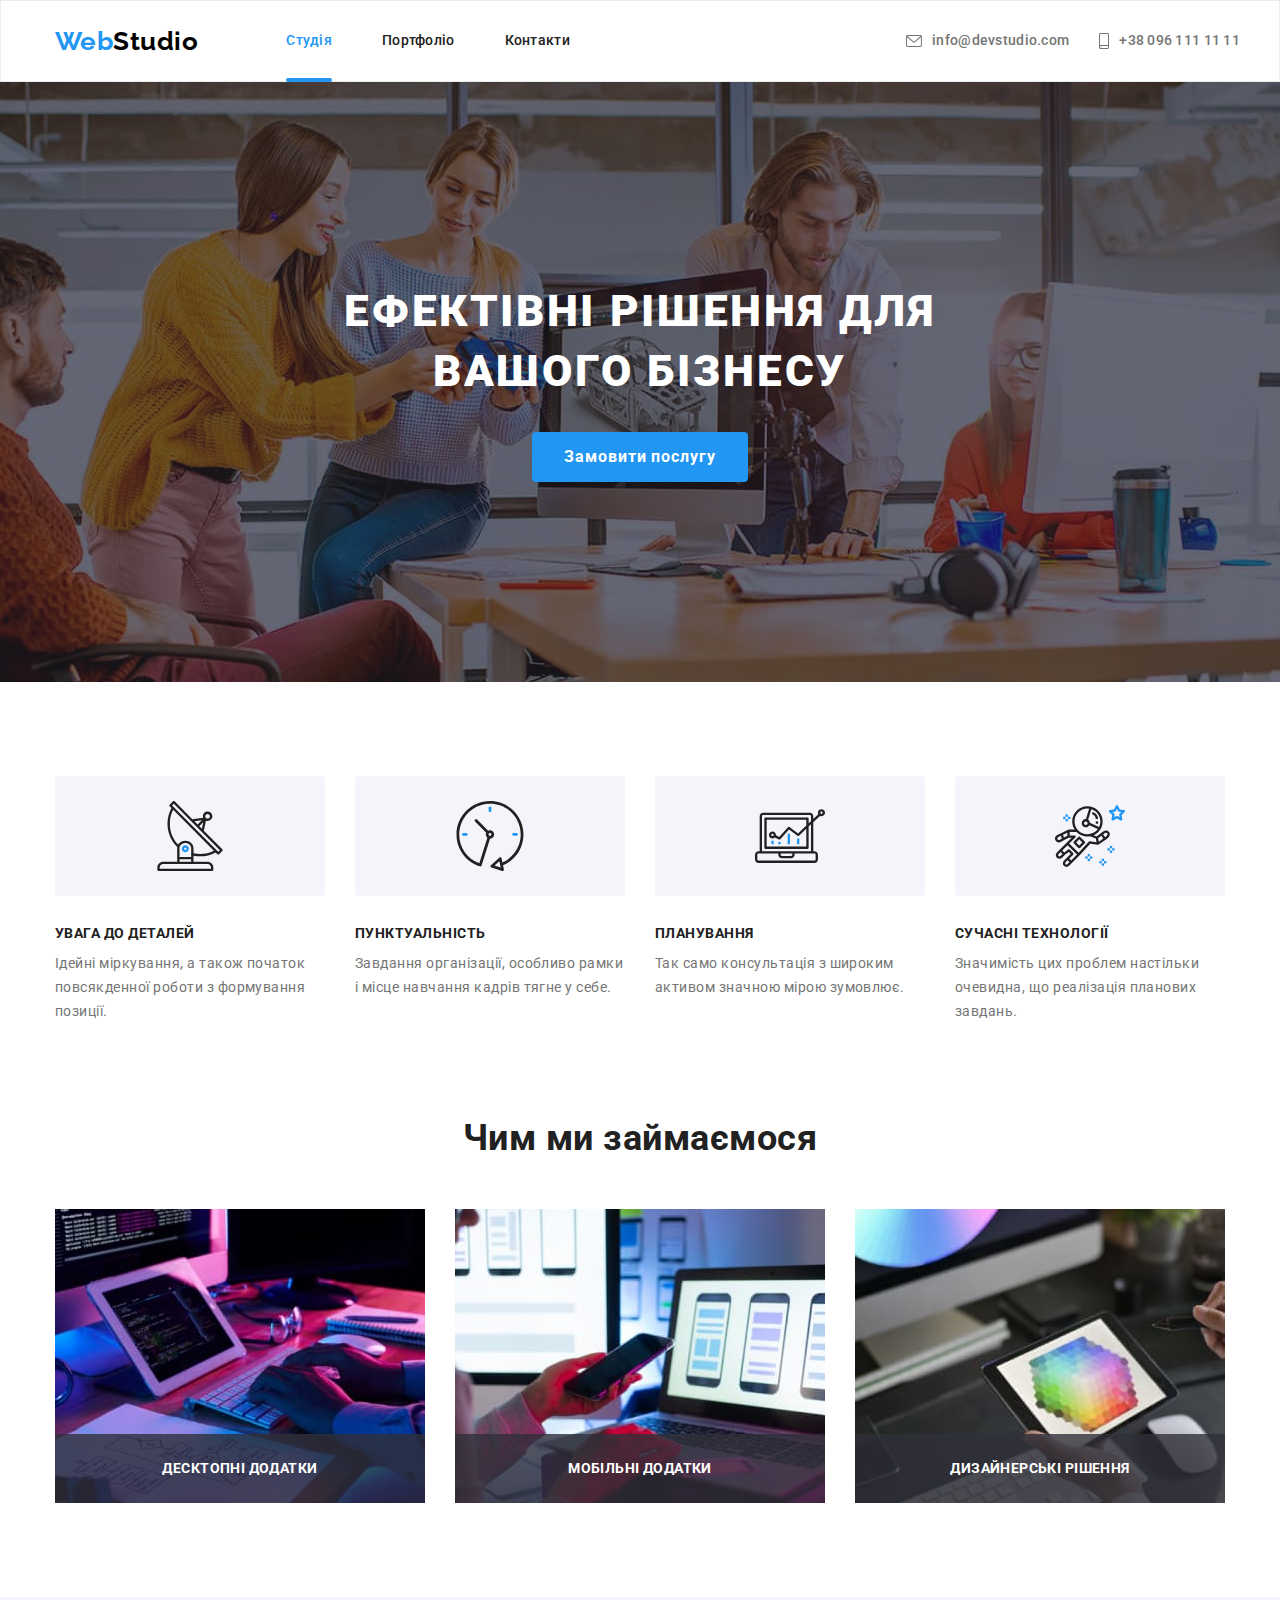
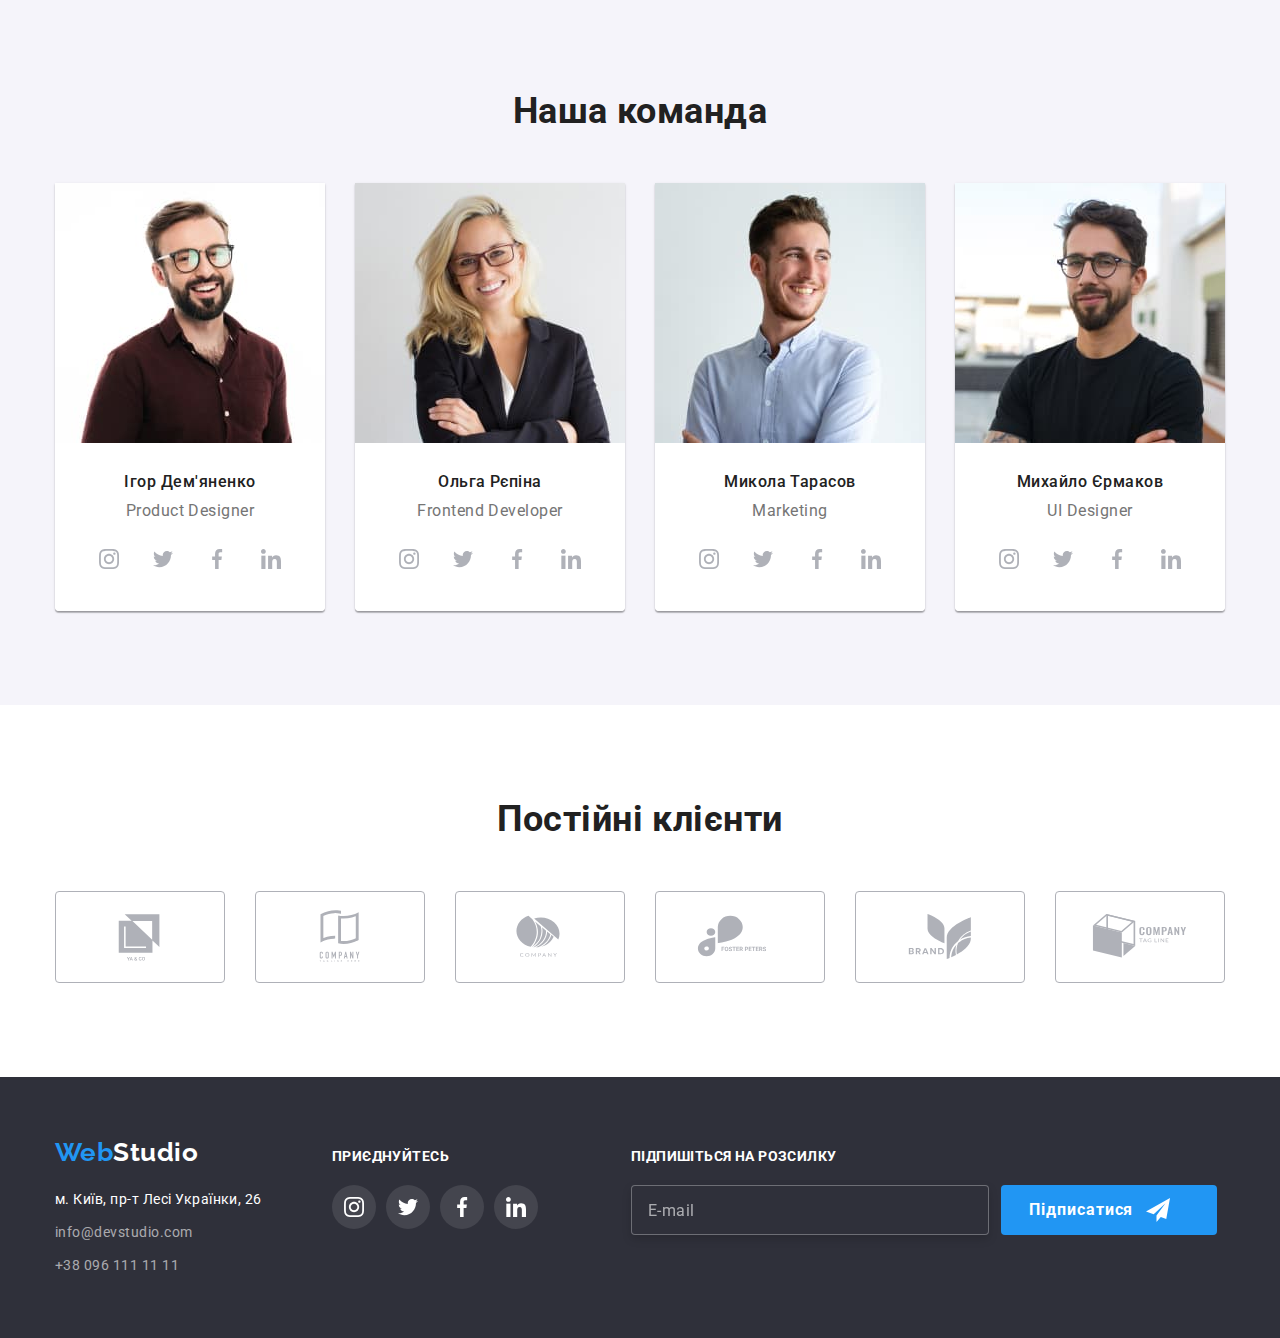
<file: index.html>
<!DOCTYPE html>
<html lang="uk">
  <head>
    <meta charset="UTF-8" />
    <meta http-equiv="X-UA-Compatible" content="IE=edge" />
    <meta name="viewport" content="width=device-width, initial-scale=1.0" />
    <title>Web Studio</title>
    <link rel="stylesheet" href="./portfolio.html" />
    <link rel="preconnect" href="https://fonts.googleapis.com" />
    <link rel="preconnect" href="https://fonts.gstatic.com" crossorigin />
    <link
      href="https://fonts.googleapis.com/css2?family=Raleway:wght@700&family=Roboto:wght@400;500;700;900&display=swap"
      rel="stylesheet"
    />
    <link
      rel="stylesheet"
      href="https://cdnjs.cloudflare.com/ajax/libs/modern-normalize/1.1.0/modern-normalize.min.css"
    />
    <link rel="stylesheet" href="./css/main.min.css" />
    <link rel="stylesheet" href="./styles/styles.css" />
  </head>
  <body data-body>
    <!-- Хедер -->
    <header class="header header__border">
      <div class="container header__box">
        <nav class="header__nav">
          <a href="./index.html" lang="en" class="logo logo--color-dark"
            >Web<span>Studio</span>
          </a>
          <ul class="site-nav list">
            <li class="site-nav__item">
              <a href="./index.html" class="site-nav__link current">Студія</a>
            </li>
            <li class="site-nav__item">
              <a href="./portfolio.html" class="site-nav__link">Портфоліо</a>
            </li>
            <li class="site-nav__item">
              <a href="" class="site-nav__link">Контакти</a>
            </li>
          </ul>
        </nav>
        <ul class="contact list">
          <li class="contact__item">
            <a href="mailto:info@devstudio.com" class="contact__link">
              <svg class="contact__icon" width="16" height="12">
                <use href="./images/icons.svg#envelope"></use>
              </svg>
              info@devstudio.com
            </a>
          </li>
          <li class="contact__item">
            <a href="tel:+380961111111" class="contact__link">
              <svg class="contact__icon" width="10" height="16">
                <use href="./images/icons.svg#tel"></use>
              </svg>
              +38 096 111 11 11
            </a>
          </li>
        </ul>
        <!-- Burger-menu -->
        <button type="button" class="burger__open" data-burger-open>
          <svg class="" width="40" height="40">
            <use href="./images/icons.svg#burger"></use>
          </svg>
        </button>
      </div>
      <div class="burger is-hidden" data-burger>
        <div class="container">
          <button type="button" class="burger__close" data-burger-close>
            <svg class="" width="40" height="40">
              <use href="./images/icons.svg#burger-close"></use>
            </svg>
          </button>
          <nav>
            <div class="burger__menu-top">
              <ul class="burger__nav-list list" nav-list>
                <li class="burger__nav-item">
                  <a href="./index.html" class="burger__nav-link current"
                    >Студія</a
                  >
                </li>
                <li class="burger__nav-item">
                  <a href="./portfolio.html" class="burger__nav-link"
                    >Портфоліо</a
                  >
                </li>
                <li class="burger__nav-item">
                  <a href="" class="burger__nav-link">Контакти</a>
                </li>
              </ul>
            </div>
          </nav>
          <div class="burger__menu-bottom">
            <ul class="burger__contact list">
              <li class="burger__contact-item">
                <a href="tel:+380961111111" class="burger__contact-tel">
                  +38 096 111 11 11
                </a>
              </li>
              <li class="burger__contact-item">
                <a
                  href="mailto:info@devstudio.com"
                  class="burger__contact-mail"
                >
                  info@devstudio.com
                </a>
              </li>
            </ul>
            <ul class="burger__soc list">
              <li class="burger__soc-item">
                <a href="" class="burger__soc-link">Instagram</a>
              </li>
              <li class="burger__soc-item">
                <a href="" class="burger__soc-link">Twitter</a>
              </li>
              <li class="burger__soc-item">
                <a href="" class="burger__soc-link">Facebook</a>
              </li>
              <li class="burger__soc-item">
                <a href="" class="burger__soc-link">Linkedin</a>
              </li>
            </ul>
          </div>
        </div>
      </div>
    </header>
    <!-- Мейн -->
    <main>
      <!-- Герой -->
      <section class="hero">
        <div class="container hero__container">
          <!-- hero-overlay------------------->
          <h1 class="hero__title">Ефектівні рішення для вашого бізнесу</h1>
          <button
            type="button"
            class="hero__button main-button"
            data-modal-open
          >
            Замовити послугу
          </button>
        </div>
      </section>

      <!-- Особливості -->
      <section class="section">
        <div class="container">
          <h2 class="visually-hidden">Особливості роботи</h2>
          <ul class="feature-list list">
            <li class="feature-list__item">
              <div class="feature-list__icon-background">
                <svg class="feature-list__icon" width="70" height="70">
                  <use href="./images/icons.svg#antenna"></use>
                </svg>
              </div>
              <h3 class="feature-list__title">Увага до деталей</h3>
              <p class="feature-list__text">
                Ідейні міркування, а також початок повсякденної роботи з
                формування позиції.
              </p>
            </li>

            <li class="feature-list__item">
              <div class="feature-list__icon-background">
                <svg class="feature-list__icon" width="70" height="70">
                  <use href="./images/icons.svg#clock"></use>
                </svg>
              </div>
              <h3 class="feature-list__title">Пунктуальність</h3>
              <p class="feature-list__text">
                Завдання організації, особливо рамки і місце навчання кадрів
                тягне у себе.
              </p>
            </li>

            <li class="feature-list__item">
              <div class="feature-list__icon-background">
                <svg class="feature-list__icon" width="70" height="70">
                  <use href="./images/icons.svg#diagram"></use>
                </svg>
              </div>
              <h3 class="feature-list__title">Планування</h3>
              <p class="feature-list__text">
                Так само консультація з широким активом значною мірою зумовлює.
              </p>
            </li>

            <li class="feature-list__item">
              <div class="feature-list__icon-background">
                <svg class="feature-list__icon" width="70" height="70">
                  <use href="./images/icons.svg#astronaut"></use>
                </svg>
              </div>
              <h3 class="feature-list__title">Сучасні технології</h3>
              <p class="feature-list__text">
                Значимість цих проблем настільки очевидна, що реалізація
                планових завдань.
              </p>
            </li>
          </ul>
        </div>
      </section>
      <!--Приклади робіт-->
      <section class="section example">
        <div class="container">
          <h2 class="title">Чим ми займаємося</h2>
          <ul class="example__list list">
            <li class="example__item">
              <div class="example__actions">
                <img
                  srcset="
                    ./images/desktop/studio/img1-desktop.jpg    1x,
                    ./images/desktop/studio/img1-desktop@2x.jpg 2x
                  "
                  src="./images/desktop/studio/img1-desktop.jpg"
                  alt="typing on pc"
                  width="370"
                  height="294"
                />
                <p class="example__text">Десктопні додатки</p>
              </div>
            </li>
            <li class="example__item">
              <div class="example__actions">
                <img
                  srcset="
                    ./images/desktop/studio/img2-desktop.jpg    1x,
                    ./images/desktop/studio/img2-desktop@2x.jpg 2x
                  "
                  src="./images/desktop/studio/img2-desktop.jpg"
                  alt="select the widget layout on laptop"
                  width="370"
                  height="294"
                />
                <p class="example__text">Мобiльні додатки</p>
              </div>
            </li>
            <li class="example__item">
              <div class="example__actions">
                <img
                  srcset="
                    ./images/desktop/studio/img3-desktop.jpg    1x,
                    ./images/desktop/studio/img3-desktop@2x.jpg 2x
                  "
                  src="./images/desktop/studio/img3-desktop.jpg"
                  alt="choose a color palette on the tablet"
                  width="370"
                  height="294"
                />
                <p class="example__text">Дизайнерські рішення</p>
              </div>
            </li>
          </ul>
        </div>
      </section>
      <!--Команда-->
      <section class="section team">
        <div class="container">
          <h2 class="title">Наша команда</h2>
          <ul class="list team__list">
            <li class="team__item">
              <picture>
                <source
                  srcset="
                    ./images/desktop/studio/ihordemianenko-desktop.jpg    1x,
                    ./images/desktop/studio/ihordemianenko-desktop@2x.jpg 2x
                  "
                  media="(min-width: 1200px)"
                />
                <source
                  srcset="
                    ./images/tablet/studio/ihordemianenko-tablet.jpg    1x,
                    ./images/tablet/studio/ihordemianenko-tablet@2x.jpg 2x
                  "
                  media="(min-width: 768px)"
                />
                <source
                  srcset="
                    ./images/mob/studio/ihordemianenko-mob.jpg    1x,
                    ./images/mob/studio/ihordemianenko-mob@2x.jpg 2x
                  "
                  media="(min-width: 320px)"
                />
                <img
                  src="./images/mob/studio/ihordemianenko-mob.jpg"
                  alt="a yong smilling man with glasses and a beard "
                  width="460"
                  height="450"
                />
              </picture>
              <div class="team__border">
                <h3 class="team__title">Ігор Дем'яненко</h3>
                <p lang="en" class="team__text">Product Designer</p>
                <ul class="soc-list list">
                  <li class="">
                    <a
                      href=""
                      class="soc-list__link soc-list--background-light"
                      rel="noopener noreferrer"
                    >
                      <svg class="soc-list__icon" width="20" height="20">
                        <use href="./images/icons.svg#instagram"></use>
                      </svg>
                    </a>
                  </li>
                  <li class="">
                    <a href="" class="soc-list__link" rel="noopener noreferrer">
                      <svg class="soc-list__icon" width="20" height="20">
                        <use href="./images/icons.svg#twitter"></use>
                      </svg>
                    </a>
                  </li>
                  <li class="">
                    <a
                      href="./images/icons.svg#instagram"
                      class="soc-list__link"
                    >
                      <svg class="soc-list__icon" width="20" height="20">
                        <use href="./images/icons.svg#facebook"></use>
                      </svg>
                    </a>
                  </li>
                  <li class="">
                    <a href="" class="soc-list__link" rel="noopener noreferrer">
                      <svg class="soc-list__icon" width="20" height="20">
                        <use href="./images/icons.svg#linkedin"></use>
                      </svg>
                    </a>
                  </li>
                </ul>
              </div>
            </li>
            <li class="team__item">
              <picture>
                <source
                  srcset="
                    ./images/desktop/studio/olhariepina-desktop.jpg    1x,
                    ./images/desktop/studio/olhariepina-desktop@2x.jpg 2x
                  "
                  media="(min-width: 1200px)"
                />
                <source
                  srcset="
                    ./images/tablet/studio/olhariepina-tablet.jpg    1x,
                    ./images/tablet/studio/olhariepina-tablet@2x.jpg 2x
                  "
                  media="(min-width: 768px)"
                />
                <source
                  srcset="
                    ./images/mob/studio/olhariepina-mob.jpg    1x,
                    ./images/mob/studio/olhariepina-mob@2x.jpg 2x
                  "
                  media="(min-width: 320px)"
                />
                <img
                  src="./images/mob/studio/olhariepina-mob.jpg"
                  alt="a yong smilling man with glasses and a beard "
                  width="460"
                  height="450"
                />
              </picture>
              <div class="team__border">
                <h3 class="team__title">Ольга Рєпіна</h3>
                <p lang="en" class="team__text">Frontend Developer</p>
                <ul class="soc-list list">
                  <li class="">
                    <a href="" class="soc-list__link" rel="noopener noreferrer">
                      <svg class="soc-list__icon" width="20" height="20">
                        <use href="./images/icons.svg#instagram"></use>
                      </svg>
                    </a>
                  </li>
                  <li class="">
                    <a href="" class="soc-list__link" rel="noopener noreferrer">
                      <svg class="soc-list__icon" width="20" height="20">
                        <use href="./images/icons.svg#twitter"></use>
                      </svg>
                    </a>
                  </li>
                  <li class="">
                    <a
                      href="./images/icons.svg#instagram"
                      class="soc-list__link"
                      rel="noopener noreferrer"
                    >
                      <svg class="soc-list__icon" width="20" height="20">
                        <use href="./images/icons.svg#facebook"></use>
                      </svg>
                    </a>
                  </li>
                  <li class="">
                    <a href="" class="soc-list__link" rel="noopener noreferrer">
                      <svg class="soc-list__icon" width="20" height="20">
                        <use href="./images/icons.svg#linkedin"></use>
                      </svg>
                    </a>
                  </li>
                </ul>
              </div>
            </li>
            <li class="team__item">
              <picture>
                <source
                  srcset="
                    ./images/desktop/studio/mykolatarasov-desktop.jpg    1x,
                    ./images/desktop/studio/mykolatarasov-desktop@2x.jpg 2x
                  "
                  media="(min-width: 1200px)"
                />
                <source
                  srcset="
                    ./images/tablet/studio/mykolatarasov-tablet.jpg    1x,
                    ./images/tablet/studio/mykolatarasov-tablet@2x.jpg 2x
                  "
                  media="(min-width: 768px)"
                />
                <source
                  srcset="
                    ./images/mob/studio/mykolatarasov-mob.jpg    1x,
                    ./images/mob/studio/mykolatarasov-mob@2x.jpg 2x
                  "
                  media="(min-width: 320px)"
                />
                <img
                  src="./images/mob/studio/mykolatarasov-mob.jpg"
                  alt="a yong smilling man with glasses and a beard "
                  width="460"
                  height="450"
                />
              </picture>
              <div class="team__border">
                <h3 class="team__title">Микола Тарасов</h3>
                <p lang="en" class="team__text">Marketing</p>
                <ul class="soc-list list">
                  <li class="">
                    <a href="" class="soc-list__link" rel="noopener noreferrer">
                      <svg class="soc-list__icon" width="20" height="20">
                        <use href="./images/icons.svg#instagram"></use>
                      </svg>
                    </a>
                  </li>
                  <li class="">
                    <a href="" class="soc-list__link" rel="noopener noreferrer">
                      <svg class="soc-list__icon" width="20" height="20">
                        <use href="./images/icons.svg#twitter"></use>
                      </svg>
                    </a>
                  </li>
                  <li class="">
                    <a
                      href="./images/icons.svg#instagram"
                      class="soc-list__link"
                      rel="noopener noreferrer"
                    >
                      <svg class="soc-list__icon" width="20" height="20">
                        <use href="./images/icons.svg#facebook"></use>
                      </svg>
                    </a>
                  </li>
                  <li class="">
                    <a href="" class="soc-list__link" rel="noopener noreferrer">
                      <svg class="soc-list__icon" width="20" height="20">
                        <use href="./images/icons.svg#linkedin"></use>
                      </svg>
                    </a>
                  </li>
                </ul>
              </div>
            </li>
            <li class="team__item">
              <picture>
                <source
                  srcset="
                    ./images/desktop/studio/mykhailoyermakov-desktop.jpg    1x,
                    ./images/desktop/studio/mykhailoyermakov-desktop@2x.jpg 2x
                  "
                  media="(min-width: 1200px)"
                />
                <source
                  srcset="
                    ./images/tablet/studio/mykhailoyermakov-tablet.jpg    1x,
                    ./images/tablet/studio/mykhailoyermakov-tablet@2x.jpg 2x
                  "
                  media="(min-width: 768px)"
                />
                <source
                  srcset="
                    ./images/mob/studio/mykhailoyermakov-mob.jpg    1x,
                    ./images/mob/studio/mykhailoyermakov-mob@2x.jpg 2x
                  "
                  media="(min-width: 320px)"
                />
                <img
                  src="./images/mob/studio/mykhailoyermakov-mob.jpg"
                  alt="a yong smilling man with glasses and a beard "
                  width="460"
                  height="450"
                />
              </picture>
              <div class="team__border">
                <h3 class="team__title">Михайло Єрмаков</h3>
                <p lang="en" class="team__text">UI Designer</p>
                <ul class="soc-list list">
                  <li class="">
                    <a href="" class="soc-list__link" rel="noopener noreferrer">
                      <svg class="soc-list__icon" width="20" height="20">
                        <use href="./images/icons.svg#instagram"></use>
                      </svg>
                    </a>
                  </li>
                  <li class="">
                    <a href="" class="soc-list__link" rel="noopener noreferrer">
                      <svg class="soc-list__icon" width="20" height="20">
                        <use href="./images/icons.svg#twitter"></use>
                      </svg>
                    </a>
                  </li>
                  <li class="">
                    <a
                      href="./images/icons.svg#instagram"
                      class="soc-list__link"
                      rel="noopener noreferrer"
                    >
                      <svg class="soc-list__icon" width="20" height="20">
                        <use href="./images/icons.svg#facebook"></use>
                      </svg>
                    </a>
                  </li>
                  <li class="">
                    <a href="" class="soc-list__link" rel="noopener noreferrer">
                      <svg class="soc-list__icon" width="20" height="20">
                        <use href="./images/icons.svg#linkedin"></use>
                      </svg>
                    </a>
                  </li>
                </ul>
              </div>
            </li>
          </ul>
        </div>
      </section>
      <!------- Our clients ----------->
      <section class="section clients">
        <div class="container">
          <h2 class="title clients__title">Постійні клієнти</h2>
          <ul class="list clients__list">
            <li class="">
              <a href="" class="clients__link">
                <svg class="clients__icon" width="106" height="60">
                  <use href="./images/icons.svg#company1"></use>
                </svg>
              </a>
            </li>
            <li class="">
              <a href="" class="clients__link">
                <svg class="clients__icon" width="106" height="60">
                  <use href="./images/icons.svg#company2"></use>
                </svg>
              </a>
            </li>
            <li class="">
              <a href="" class="clients__link">
                <svg class="clients__icon" width="106" height="60">
                  <use href="./images/icons.svg#company3"></use>
                </svg>
              </a>
            </li>
            <li class="">
              <a href="" class="clients__link">
                <svg class="clients__icon" width="106" height="60">
                  <use href="./images/icons.svg#company4"></use>
                </svg>
              </a>
            </li>
            <li class="clients__item">
              <a href="" class="clients__link">
                <svg class="clients__icon" width="106" height="60">
                  <use href="./images/icons.svg#company5"></use>
                </svg>
              </a>
            </li>
            <li class="">
              <a href="" class="clients__link">
                <svg class="clients__icon" width="106" height="60">
                  <use href="./images/icons.svg#company6"></use>
                </svg>
              </a>
            </li>
          </ul>
        </div>
      </section>
    </main>
    <!-- Футер-->
    <footer class="footer">
      <div class="container footer__container">
        <div class="footer_wrap">
          <div class="footer__adress">
            <a
              href="./index.html"
              lang="en"
              class="logo footer__logo logo--color-light"
              >Web<span>Studio</span>
            </a>
            <ul class="adress list">
              <li class="adress__item">
                <a
                  href="https://www.google.com/maps/d/viewer?mid=10uSM3H-mIU3GznYo2szRIEphczw&hl=en_US&ll=50.42732700000001%2C30.538092&z=17"
                  target="_blank"
                  rel="noopener noreferrer"
                  class="adress__link"
                  >м. Київ, пр-т Лесі Українки, 26</a
                >
              </li>
              <li class="adress__item">
                <a
                  href="mailto:info@devstudio.com"
                  class="adress__contact mail list"
                  >info@devstudio.com</a
                >
              </li>
              <li class="adress__item">
                <a href="tel:+380961111111" class="adress__contact tel list"
                  >+38 096 111 11 11</a
                >
              </li>
            </ul>
          </div>
          <div class="soc-list__container">
            <p class="soc-list__title">Приєднуйтесь</p>
            <ul class="soc-list list">
              <li class="">
                <a href="" class="soc-list__link soc-list--background-dark">
                  <svg
                    class="soc-list__icon soc-list--icon-light"
                    width="20"
                    height="20"
                  >
                    <use href="./images/icons.svg#instagram"></use>
                  </svg>
                </a>
              </li>
              <li class="">
                <a href="" class="soc-list__link soc-list--background-dark">
                  <svg
                    class="soc-list__icon soc-list--icon-light"
                    width="20"
                    height="20"
                  >
                    <use href="./images/icons.svg#twitter"></use>
                  </svg>
                </a>
              </li>
              <li class="">
                <a href="" class="soc-list__link soc-list--background-dark">
                  <svg
                    class="soc-list__icon soc-list--icon-light"
                    width="20"
                    height="20"
                  >
                    <use href="./images/icons.svg#facebook"></use>
                  </svg>
                </a>
              </li>
              <li class="">
                <a href="" class="soc-list__link soc-list--background-dark">
                  <svg
                    class="soc-list__icon soc-list--icon-light"
                    width="20"
                    height="20"
                  >
                    <use href="./images/icons.svg#linkedin"></use>
                  </svg>
                </a>
              </li>
            </ul>
          </div>
        </div>
        <form class="form">
          <div class="sing-up">
            <label for="sing-up" class="sing-up__lable"
              >Підпишіться на розсилку</label
            >
            <input
              type="email"
              name="mail"
              id="sing-up"
              placeholder="E-mail"
              class="sing-up__input"
            />
          </div>
          <button type="submit" class="sign-up__button main-button">
            Підписатися
            <svg class="sign-up__icon" width="24" height="24">
              <use href="./images/icons.svg#send"></use>
            </svg>
          </button>
        </form>
      </div>
    </footer>
    <!---------- Модальне вікно----is-hidden----->
    <div class="backdrop is-hidden" data-modal>
      <div class="modal">
        <button type="button" class="modal__close" data-modal-close>
          <svg class="" width="18" height="18">
            <use href="./images/icons.svg#close-modal"></use>
          </svg>
        </button>
        <b class="modal__title">Залиште свої дані, ми вам передзвонимо</b>
        <form>
          <div class="modal__field">
            <label for="user-name" class="modal__name-lable">І'мя</label>
            <div class="modal__input-wrap">
              <input
                type="text"
                name="user-name"
                id="user-name"
                class="modal__name-input"
                required
              />
              <svg class="modal__name-icon" width="18" height="18">
                <use href="./images/icons.svg#man"></use>
              </svg>
            </div>
          </div>
          <div class="modal__field">
            <label for="user-tel" class="modal__tel-lable">Телефон</label>
            <div class="modal__input-wrap">
              <input
                type="tel"
                name="user-tel"
                id="user-tel"
                class="modal__tel-input"
              />
              <svg class="modal__tel-icon" width="18" height="18">
                <use href="./images/icons.svg#phone"></use>
              </svg>
            </div>
          </div>
          <div class="modal__field">
            <label for="user-mail" class="modal__mail-lable">Пошта</label>
            <div class="modal__input-wrap">
              <input
                type="email"
                name="user-mail"
                id="user-mail"
                class="modal__mail-input"
              />
              <svg class="modal__mail-icon" width="18" height="18">
                <use href="./images/icons.svg#email"></use>
              </svg>
            </div>
          </div>
          <div class="modal__field">
            <label for="user-text" class="modal__text-lable">Коментар</label>
            <textarea
              name="user-text"
              id="user-text"
              class="modal__text-area"
              placeholder="Введіть текст"
            ></textarea>
          </div>
          <div class="modal__field modal__checkbox-field">
            <input
              type="checkbox"
              name="user-check"
              id="user-check"
              class="modal__check-input visually-hidden"
            />
            <label for="user-check" class="modal__check-lable">
              <span>
                <svg class="modal__check-icon" width="11" height="8">
                  <use href="./images/icons.svg#check" />
                </svg>
              </span>
              Погоджуюся з розсилкою та приймаю
              <a href="" class="modal__agreement-link">&#8287;Умови договору</a>
            </label>
          </div>
          <div class="modal__button-placed">
            <button type="submit" class="modal__button main-button">
              Відправити
            </button>
          </div>
        </form>
      </div>
    </div>

    <script src="./modal.js"></script>
    <script src="./mobile-menu.js"></script>
  </body>
</html>
</file>
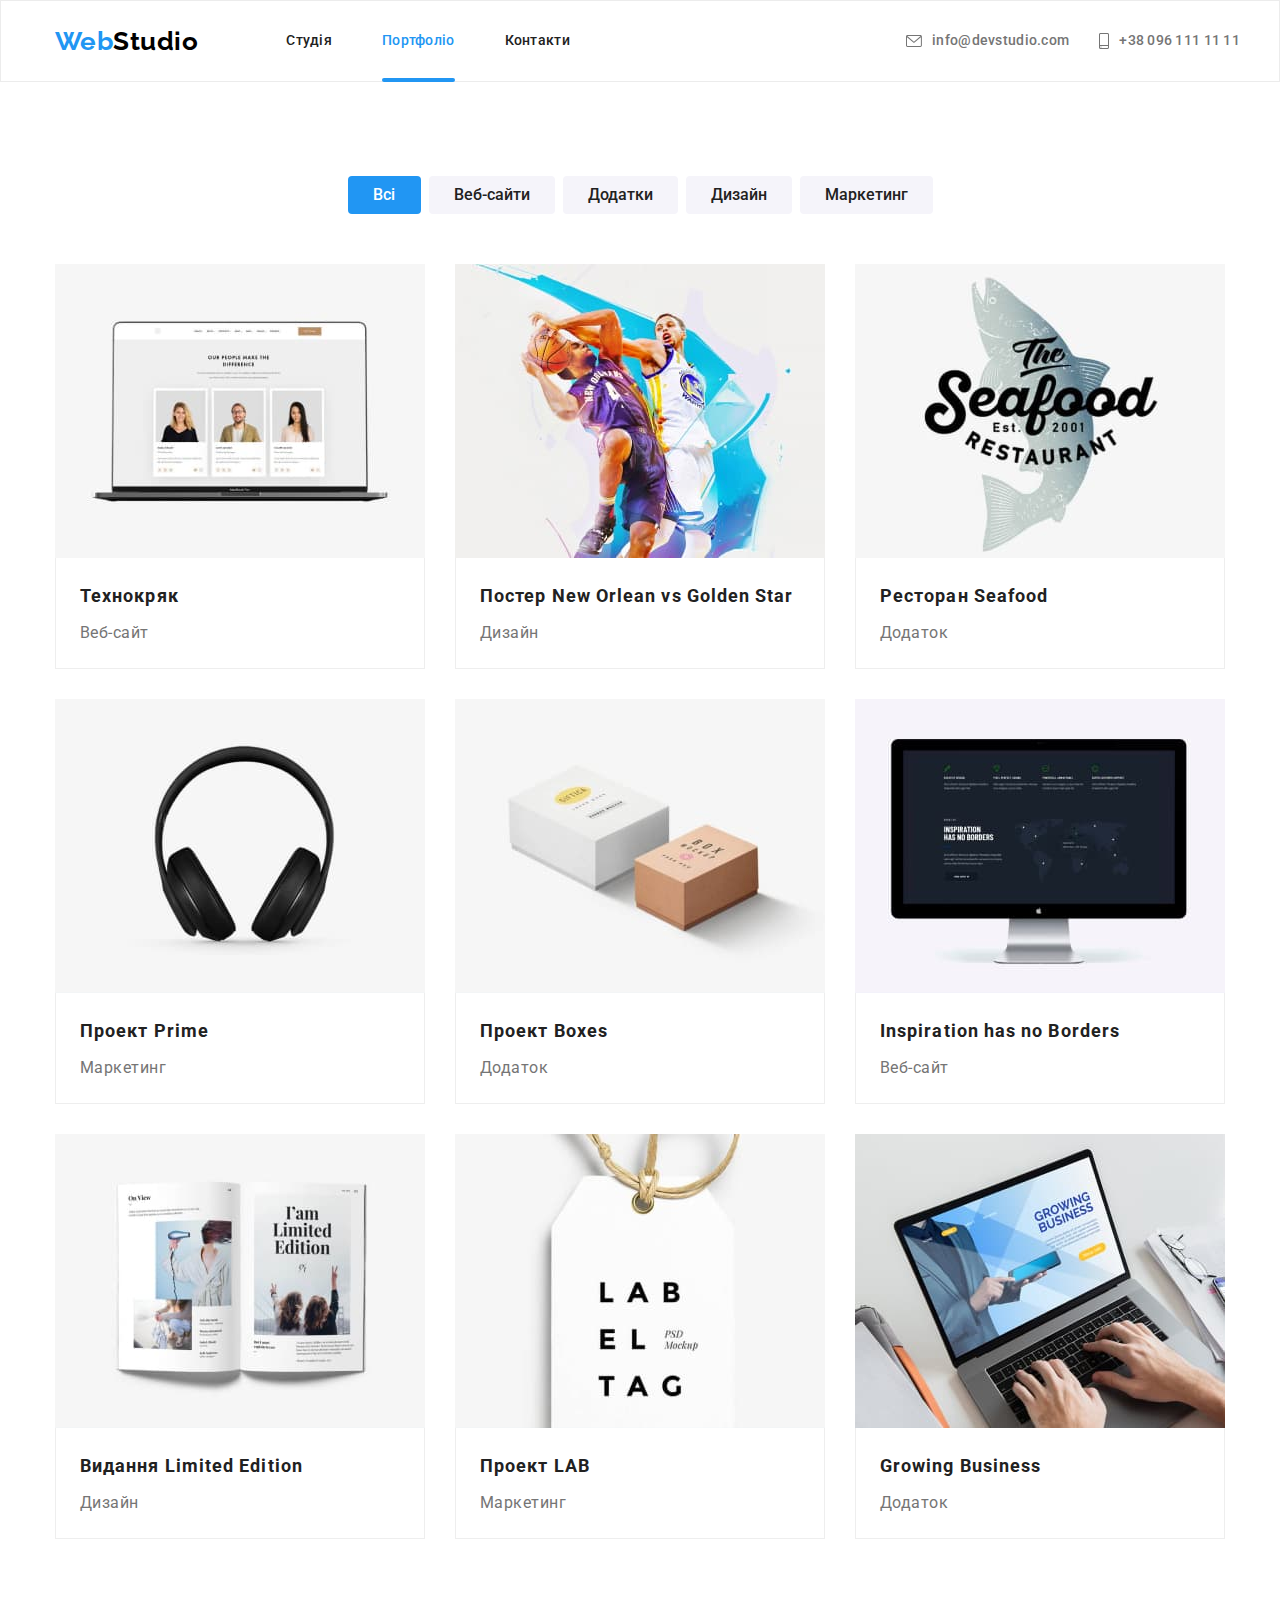
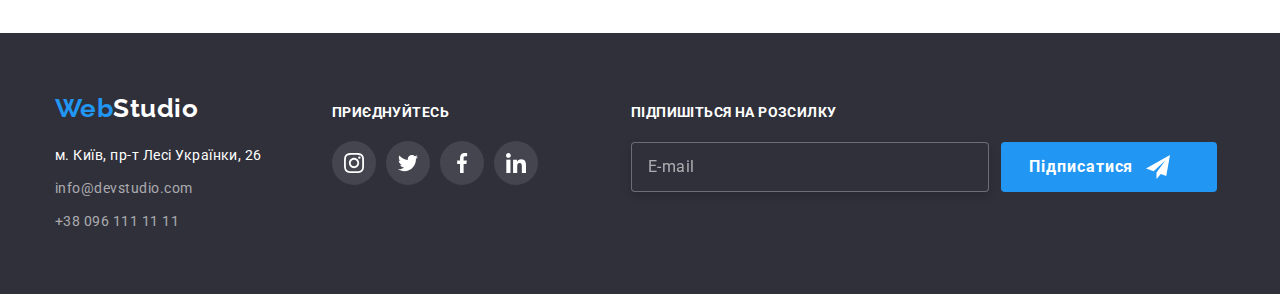
<file: portfolio.html>
<!DOCTYPE html>
<html lang="uk">
  <head>
    <meta charset="UTF-8" />
    <meta http-equiv="X-UA-Compatible" content="IE=edge" />
    <meta name="viewport" content="width=device-width, initial-scale=1.0" />
    <title>Web Studio</title>
    <link rel="stylesheet" href="./portfolio.html" />
    <link rel="preconnect" href="https://fonts.googleapis.com" />
    <link rel="preconnect" href="https://fonts.gstatic.com" crossorigin />
    <link
      href="https://fonts.googleapis.com/css2?family=Raleway:wght@700&family=Roboto:wght@400;500;700;900&display=swap"
      rel="stylesheet"
    />
    <link
      rel="stylesheet"
      href="https://cdnjs.cloudflare.com/ajax/libs/modern-normalize/1.1.0/modern-normalize.min.css"
    />
    <link rel="stylesheet" href="./css/main.min.css" />
    <link rel="stylesheet" href="./styles/styles.css" />
  </head>

  <body data-body>
    <!-- Хедер -->
    <header class="header header__border">
      <div class="container header__box">
        <nav class="header__nav">
          <a href="./index.html" lang="en" class="logo logo--color-dark"
            >Web<span>Studio</span>
          </a>
          <ul class="site-nav list">
            <li class="site-nav__item">
              <a href="./index.html" class="site-nav__link">Студія</a>
            </li>
            <li class="site-nav__item">
              <a href="./portfolio.html" class="site-nav__link current"
                >Портфоліо</a
              >
            </li>
            <li class="site-nav__item">
              <a href="" class="site-nav__link">Контакти</a>
            </li>
          </ul>
        </nav>
        <ul class="contact list">
          <li class="contact__item">
            <a href="mailto:info@devstudio.com" class="contact__link">
              <svg class="contact__icon" width="16" height="12">
                <use href="./images/icons.svg#envelope"></use>
              </svg>
              info@devstudio.com
            </a>
          </li>
          <li class="contact__item">
            <a href="tel:+380961111111" class="contact__link">
              <svg class="contact__icon" width="10" height="16">
                <use href="./images/icons.svg#tel"></use>
              </svg>
              +38 096 111 11 11
            </a>
          </li>
        </ul>
        <!-- Burger-menu -->
        <button type="button" class="burger__open" data-burger-open>
          <svg class="" width="40" height="40">
            <use href="./images/icons.svg#burger"></use>
          </svg>
        </button>
      </div>
      <div class="burger is-hidden" data-burger>
        <div class="container">
          <button type="button" class="burger__close" data-burger-close>
            <svg class="" width="40" height="40">
              <use href="./images/icons.svg#burger-close"></use>
            </svg>
          </button>
          <nav>
            <div class="burger__menu-top">
              <ul class="burger__nav-list list" nav-list>
                <li class="burger__nav-item">
                  <a href="./index.html" class="burger__nav-link">Студія</a>
                </li>
                <li class="burger__nav-item">
                  <a href="./portfolio.html" class="burger__nav-link current"
                    >Портфоліо</a
                  >
                </li>
                <li class="burger__nav-item">
                  <a href="" class="burger__nav-link">Контакти</a>
                </li>
              </ul>
            </div>
          </nav>
          <div class="burger__menu-bottom">
            <ul class="burger__contact list">
              <li class="burger__contact-item">
                <a href="tel:+380961111111" class="burger__contact-tel">
                  +38 096 111 11 11
                </a>
              </li>
              <li class="burger__contact-item">
                <a
                  href="mailto:info@devstudio.com"
                  class="burger__contact-mail"
                >
                  info@devstudio.com
                </a>
              </li>
            </ul>
            <ul class="burger__soc list">
              <li class="burger__soc-item">
                <a href="" class="burger__soc-link">Instagram</a>
              </li>
              <li class="burger__soc-item">
                <a href="" class="burger__soc-link">Twitter</a>
              </li>
              <li class="burger__soc-item">
                <a href="" class="burger__soc-link">Facebook</a>
              </li>
              <li class="burger__soc-item">
                <a href="" class="burger__soc-link">Linkedin</a>
              </li>
            </ul>
          </div>
        </div>
      </div>
    </header>
    <!--Мейн-->
    <main>
      <section class="section">
        <div class="container">
          <h1 class="visually-hidden">Портфоліо</h1>
          <ul class="list button-list">
            <li class="button-item">
              <button type="button" class="button all">Всі</button>
            </li>
            <li class="button-item">
              <button type="button" class="button">Веб-сайти</button>
            </li>
            <li class="button-item">
              <button type="button" class="button">Додатки</button>
            </li>
            <li class="button-item">
              <button type="button" class="button">Дизайн</button>
            </li>
            <li class="button-item">
              <button type="button" class="button">Маркетинг</button>
            </li>
          </ul>
          <ul class="work list">
            <li class="work__list-item">
              <a href="" class="list work__link">
                <div class="work__list-actions">
                  <picture>
                    <source
                      srcset="
                        ./images/desktop/portfolio/technokryak-desktop.jpg    1x,
                        ./images/desktop/portfolio/technokryak-desktop@2x.jpg 2x
                      "
                      media="(min-width: 1200px)"
                    />
                    <source
                      srcset="
                        ./images/tablet/portfolio/technokryak-tablet.jpg    1x,
                        ./images/tablet/portfolio/technokryak-tablet@2x.jpg 2x
                      "
                      media="(min-width: 768px)"
                    />
                    <source
                      srcset="
                        ./images/mob/portfolio/technokryak-mob.jpg    1x,
                        ./images/mob/portfolio/technokryak-mob@2x.jpg 2x
                      "
                      media="(min-width: 320px)"
                    />
                    <img
                      src="./images/mob/portfolio/technokryak-mob.jpg"
                      alt="a yong smilling man with glasses and a beard "
                      width="450"
                      height="294"
                    />
                  </picture>
                  <p class="work__list-text">
                    Ресурс пропонує комплексні пропозиції з різним рівнем
                    функціоналу та сервісів. Все це дозволить відвідувачу
                    отримати вичерпні відомості про компанію чи приватну особу.
                  </p>
                </div>
                <div class="border-worklist">
                  <h2 class="work__title">Технокряк</h2>
                  <p class="work__desc">Веб-сайт</p>
                </div>
              </a>
            </li>

            <li class="work__list-item">
              <a href="" class="list">
                <div class="work__list-actions">
                  <picture>
                    <source
                      srcset="
                        ./images/desktop/portfolio/neworlean-desktop.jpg    1x,
                        ./images/desktop/portfolio/neworlean-desktop@2x.jpg 2x
                      "
                      media="(min-width: 1200px)"
                    />
                    <source
                      srcset="
                        ./images/tablet/portfolio/neworlean-tablet.jpg    1x,
                        ./images/tablet/portfolio/neworlean-tablet@2x.jpg 2x
                      "
                      media="(min-width: 768px)"
                    />
                    <source
                      srcset="
                        ./images/mob/portfolio/neworlean-mob.jpg    1x,
                        ./images/mob/portfolio/neworlean-mob@2x.jpg 2x
                      "
                      media="(min-width: 320px)"
                    />
                    <img
                      src="./images/mob/portfolio/neworlean-mob.jpg"
                      alt="a yong smilling man with glasses and a beard "
                      width="450"
                      height="294"
                    />
                  </picture>
                  <p class="work__list-text">
                    Ресурс пропонує комплексні пропозиції з різним рівнем
                    функціоналу та сервісів. Все це дозволить відвідувачу
                    отримати вичерпні відомості про компанію чи приватну особу.
                  </p>
                </div>
                <div class="border-worklist">
                  <h2 class="work__title">Постер New Orlean vs Golden Star</h2>
                  <p class="work__desc">Дизайн</p>
                </div>
              </a>
            </li>

            <li class="work__list-item">
              <a href="" class="list">
                <div class="work__list-actions">
                  <picture>
                    <source
                      srcset="
                        ./images/desktop/portfolio/seafood-desktop.jpg    1x,
                        ./images/desktop/portfolio/seafood-desktop@2x.jpg 2x
                      "
                      media="(min-width: 1200px)"
                    />
                    <source
                      srcset="
                        ./images/tablet/portfolio/seafood-tablet.jpg    1x,
                        ./images/tablet/portfolio/seafood-tablet@2x.jpg 2x
                      "
                      media="(min-width: 768px)"
                    />
                    <source
                      srcset="
                        ./images/mob/portfolio/seafood-mob.jpg    1x,
                        ./images/mob/portfolio/seafood-mob@2x.jpg 2x
                      "
                      media="(min-width: 320px)"
                    />
                    <img
                      src="./images/mob/portfolio/seafood-mob.jpg"
                      alt="a yong smilling man with glasses and a beard "
                      width="450"
                      height="294"
                    />
                  </picture>
                  <p class="work__list-text">
                    Ресурс пропонує комплексні пропозиції з різним рівнем
                    функціоналу та сервісів. Все це дозволить відвідувачу
                    отримати вичерпні відомості про компанію чи приватну особу.
                  </p>
                </div>
                <div class="border-worklist">
                  <h2 class="work__title">Ресторан Seafood</h2>
                  <p class="work__desc">Додаток</p>
                </div>
              </a>
            </li>

            <li class="work__list-item">
              <a href="" class="list">
                <div class="work__list-actions">
                  <picture>
                    <source
                      srcset="
                        ./images/desktop/portfolio/prime-desktop.jpg    1x,
                        ./images/desktop/portfolio/prime-desktop@2x.jpg 2x
                      "
                      media="(min-width: 1200px)"
                    />
                    <source
                      srcset="
                        ./images/tablet/portfolio/prime-tablet.jpg    1x,
                        ./images/tablet/portfolio/prime-tablet@2x.jpg 2x
                      "
                      media="(min-width: 768px)"
                    />
                    <source
                      srcset="
                        ./images/mob/portfolio/prime-mob.jpg    1x,
                        ./images/mob/portfolio/prime-mob@2x.jpg 2x
                      "
                      media="(min-width: 320px)"
                    />
                    <img
                      src="./images/mob/portfolio/prime-mob.jpg"
                      alt="a yong smilling man with glasses and a beard "
                      width="450"
                      height="294"
                    />
                  </picture>
                  <p class="work__list-text">
                    Ресурс пропонує комплексні пропозиції з різним рівнем
                    функціоналу та сервісів. Все це дозволить відвідувачу
                    отримати вичерпні відомості про компанію чи приватну особу.
                  </p>
                </div>
                <div class="border-worklist">
                  <h2 class="work__title">Проект Prime</h2>
                  <p class="work__desc">Маркетинг</p>
                </div>
              </a>
            </li>

            <li class="work__list-item">
              <a href="" class="list">
                <div class="work__list-actions">
                  <picture>
                    <source
                      srcset="
                        ./images/desktop/portfolio/boxes-desktop.jpg    1x,
                        ./images/desktop/portfolio/boxes-desktop@2x.jpg 2x
                      "
                      media="(min-width: 1200px)"
                    />
                    <source
                      srcset="
                        ./images/tablet/portfolio/boxes-tablet.jpg    1x,
                        ./images/tablet/portfolio/boxes-tablet@2x.jpg 2x
                      "
                      media="(min-width: 768px)"
                    />
                    <source
                      srcset="
                        ./images/mob/portfolio/boxes-mob.jpg    1x,
                        ./images/mob/portfolio/boxes-mob@2x.jpg 2x
                      "
                      media="(min-width: 320px)"
                    />
                    <img
                      src="./images/mob/portfolio/boxes-mob.jpg"
                      alt="a yong smilling man with glasses and a beard "
                      width="450"
                      height="294"
                    />
                  </picture>
                  <p class="work__list-text">
                    Ресурс пропонує комплексні пропозиції з різним рівнем
                    функціоналу та сервісів. Все це дозволить відвідувачу
                    отримати вичерпні відомості про компанію чи приватну особу.
                  </p>
                </div>
                <div class="border-worklist">
                  <h2 class="work__title">Проект Boxes</h2>
                  <p class="work__desc">Додаток</p>
                </div>
              </a>
            </li>

            <li class="work__list-item">
              <a href="" class="list">
                <div class="work__list-actions">
                  <picture>
                    <source
                      srcset="
                        ./images/desktop/portfolio/inspiration-desktop.jpg    1x,
                        ./images/desktop/portfolio/inspiration-desktop@2x.jpg 2x
                      "
                      media="(min-width: 1200px)"
                    />
                    <source
                      srcset="
                        ./images/tablet/portfolio/inspiration-tablet.jpg    1x,
                        ./images/tablet/portfolio/inspiration-tablet@2x.jpg 2x
                      "
                      media="(min-width: 768px)"
                    />
                    <source
                      srcset="
                        ./images/mob/portfolio/inspiration-mob.jpg    1x,
                        ./images/mob/portfolio/inspiration-mob@2x.jpg 2x
                      "
                      media="(min-width: 320px)"
                    />
                    <img
                      src="./images/mob/portfolio/inspiration-mob.jpg"
                      alt="a yong smilling man with glasses and a beard "
                      width="450"
                      height="294"
                    />
                  </picture>
                  <p class="work__list-text">
                    Ресурс пропонує комплексні пропозиції з різним рівнем
                    функціоналу та сервісів. Все це дозволить відвідувачу
                    отримати вичерпні відомості про компанію чи приватну особу.
                  </p>
                </div>
                <div class="border-worklist">
                  <h2 class="work__title">Inspiration has no Borders</h2>
                  <p class="work__desc">Веб-сайт</p>
                </div>
              </a>
            </li>

            <li class="work__list-item">
              <a href="" class="list">
                <div class="work__list-actions">
                  <picture>
                    <source
                      srcset="
                        ./images/desktop/portfolio/limitededition-desktop.jpg    1x,
                        ./images/desktop/portfolio/limitededition-desktop@2x.jpg 2x
                      "
                      media="(min-width: 1200px)"
                    />
                    <source
                      srcset="
                        ./images/tablet/portfolio/limitededition-tablet.jpg    1x,
                        ./images/tablet/portfolio/limitededition-tablet@2x.jpg 2x
                      "
                      media="(min-width: 768px)"
                    />
                    <source
                      srcset="
                        ./images/mob/portfolio/limitededition-mob.jpg    1x,
                        ./images/mob/portfolio/limitededition-mob@2x.jpg 2x
                      "
                      media="(min-width: 320px)"
                    />
                    <img
                      src="./images/mob/portfolio/limitededition-mob.jpg"
                      alt="a yong smilling man with glasses and a beard "
                      width="450"
                      height="294"
                    />
                  </picture>
                  <p class="work__list-text">
                    Ресурс пропонує комплексні пропозиції з різним рівнем
                    функціоналу та сервісів. Все це дозволить відвідувачу
                    отримати вичерпні відомості про компанію чи приватну особу.
                  </p>
                </div>
                <div class="border-worklist">
                  <h2 class="work__title">Видання Limited Edition</h2>
                  <p class="work__desc">Дизайн</p>
                </div>
              </a>
            </li>

            <li class="work__list-item">
              <a href="" class="list">
                <div class="work__list-actions">
                  <picture>
                    <source
                      srcset="
                        ./images/desktop/portfolio/lab-desktop.jpg    1x,
                        ./images/desktop/portfolio/lab-desktop@2x.jpg 2x
                      "
                      media="(min-width: 1200px)"
                    />
                    <source
                      srcset="
                        ./images/tablet/portfolio/lab-tablet.jpg    1x,
                        ./images/tablet/portfolio/lab-tablet@2x.jpg 2x
                      "
                      media="(min-width: 768px)"
                    />
                    <source
                      srcset="
                        ./images/mob/portfolio/lab-mob.jpg    1x,
                        ./images/mob/portfolio/lab-mob@2x.jpg 2x
                      "
                      media="(min-width: 320px)"
                    />
                    <img
                      src="./images/mob/portfolio/lab-mob.jpg"
                      alt="a yong smilling man with glasses and a beard "
                      width="450"
                      height="294"
                    />
                  </picture>
                  <p class="work__list-text">
                    Ресурс пропонує комплексні пропозиції з різним рівнем
                    функціоналу та сервісів. Все це дозволить відвідувачу
                    отримати вичерпні відомості про компанію чи приватну особу.
                  </p>
                </div>
                <div class="border-worklist">
                  <h2 class="work__title">Проект LAB</h2>
                  <p class="work__desc">Маркетинг</p>
                </div>
              </a>
            </li>

            <li class="work__list-item">
              <a href="" class="list">
                <div class="work__list-actions">
                  <picture>
                    <source
                      srcset="
                        ./images/desktop/portfolio/growingbusiness-desktop.jpg    1x,
                        ./images/desktop/portfolio/growingbusiness-desktop@2x.jpg 2x
                      "
                      media="(min-width: 1200px)"
                    />
                    <source
                      srcset="
                        ./images/tablet/portfolio/growingbusiness-tablet.jpg    1x,
                        ./images/tablet/portfolio/growingbusiness-tablet@2x.jpg 2x
                      "
                      media="(min-width: 768px)"
                    />
                    <source
                      srcset="
                        ./images/mob/portfolio/growingbusiness-mob.jpg    1x,
                        ./images/mob/portfolio/growingbusiness-mob@2x.jpg 2x
                      "
                      media="(min-width: 320px)"
                    />
                    <img
                      src="./images/mob/portfolio/growingbusiness-mob.jpg"
                      alt="a yong smilling man with glasses and a beard "
                      width="450"
                      height="294"
                    />
                  </picture>
                  <p class="work__list-text">
                    Ресурс пропонує комплексні пропозиції з різним рівнем
                    функціоналу та сервісів. Все це дозволить відвідувачу
                    отримати вичерпні відомості про компанію чи приватну особу.
                  </p>
                </div>
                <div class="border-worklist">
                  <h2 class="work__title">Growing Business</h2>
                  <p class="work__desc">Додаток</p>
                </div>
              </a>
            </li>
          </ul>
        </div>
      </section>
    </main>
    <!-- Футер-->
    <footer class="footer">
      <div class="container footer__container">
        <div class="footer_wrap">
          <div class="footer__adress">
            <a
              href="./index.html"
              lang="en"
              class="logo footer__logo logo--color-light"
              >Web<span>Studio</span>
            </a>
            <ul class="adress list">
              <li class="adress__item">
                <a
                  href="https://www.google.com/maps/d/viewer?mid=10uSM3H-mIU3GznYo2szRIEphczw&hl=en_US&ll=50.42732700000001%2C30.538092&z=17"
                  target="_blank"
                  rel="noopener noreferrer"
                  class="adress__link"
                  >м. Київ, пр-т Лесі Українки, 26</a
                >
              </li>
              <li class="adress__item">
                <a
                  href="mailto:info@devstudio.com"
                  class="adress__contact mail list"
                  >info@devstudio.com</a
                >
              </li>
              <li class="adress__item">
                <a href="tel:+380961111111" class="adress__contact tel list"
                  >+38 096 111 11 11</a
                >
              </li>
            </ul>
          </div>
          <div class="soc-list__container">
            <p class="soc-list__title">Приєднуйтесь</p>
            <ul class="soc-list list">
              <li class="">
                <a href="" class="soc-list__link soc-list--background-dark">
                  <svg
                    class="soc-list__icon soc-list--icon-light"
                    width="20"
                    height="20"
                  >
                    <use href="./images/icons.svg#instagram"></use>
                  </svg>
                </a>
              </li>
              <li class="">
                <a href="" class="soc-list__link soc-list--background-dark">
                  <svg
                    class="soc-list__icon soc-list--icon-light"
                    width="20"
                    height="20"
                  >
                    <use href="./images/icons.svg#twitter"></use>
                  </svg>
                </a>
              </li>
              <li class="">
                <a href="" class="soc-list__link soc-list--background-dark">
                  <svg
                    class="soc-list__icon soc-list--icon-light"
                    width="20"
                    height="20"
                  >
                    <use href="./images/icons.svg#facebook"></use>
                  </svg>
                </a>
              </li>
              <li class="">
                <a href="" class="soc-list__link soc-list--background-dark">
                  <svg
                    class="soc-list__icon soc-list--icon-light"
                    width="20"
                    height="20"
                  >
                    <use href="./images/icons.svg#linkedin"></use>
                  </svg>
                </a>
              </li>
            </ul>
          </div>
        </div>
        <form class="form">
          <div class="sing-up">
            <label for="sing-up" class="sing-up__lable"
              >Підпишіться на розсилку</label
            >
            <input
              type="email"
              name="mail"
              id="sing-up"
              placeholder="E-mail"
              class="sing-up__input"
            />
          </div>
          <button type="submit" class="sign-up__button main-button">
            Підписатися
            <svg class="sign-up__icon" width="24" height="24">
              <use href="./images/icons.svg#send"></use>
            </svg>
          </button>
        </form>
      </div>
    </footer>
    <script src="./mobile-menu.js"></script>
  </body>
</html>
</file>
<file: styles/styles.css>
/* Колір основного тексту #757575 
/* Колір другорядного тексту #212121 */
/* Колір частки Web лого в header #000000 */
/* Акцент #2196F3 */
/* Білий #FFFFFF */
/* Колір контактів в footer rgba(255, 255, 255, 0.6); */

/* Колір основного фону #FFFFFF */
/* Колір фону Команда #F5F4FA;  */
/* Колір фону Герой #c4c4c4  */
/*Колір фону Футер #2F303A */

/* :root {
  --primery-text-color: #757575;
  --title-text-color: #212121;
  --accent-color: #2196f3;
  --primery-white-color: #fff;
  --background-team-color: #f5f4fa;
  --background-footer-color: #2f303a; */

/* Fonts  */
/* --main-text-font: Roboto, sans-serif;
  --secondary-text-font: Raleway, sans-serif;
}  */

/* СТИЛІ ДЛЯ index.html */

/* body {
  background-color: var(--primery-white-color);
  color: var(--primery-text-color);

  font-family: var(--main-text-font);
  letter-spacing: 0.03em;
} */
/*  Утиліти */
/* h1,
h2,
h3,
p,
ul {
  margin: 0px;
  padding: 0px;
}

img {
  display: block;
} */

/* .section {
  padding-top: 94px;
  padding-bottom: 94px;
} */

/* .container { */
/* max-width: 1200px;
  width: 100%; - спробувати як працює на телефоні */

/* max-width: 1200px;
  padding-left: 15px;
  padding-right: 15px;
  margin-left: auto;
  margin-right: auto;
} */

/* .list {
  list-style: none;
  text-decoration: none;
} */

/* .title {
  color: var(--title-text-color);
  font-size: 36px;
  line-height: 1.16;
  text-align: center;
  margin-bottom: 50px;
} */

/* .main-button {
  display: inline-block;
  font-weight: 700;
  font-size: 16px;
  line-height: 1.88;

  letter-spacing: 0.06em;

  border-radius: 4px;
  border: transparent;
  padding: 10px 32px;
  min-width: 216px;

  color: var(--primery-white-color);
  background-color: var(--accent-color);
  cursor: pointer;
  text-decoration: none;
} */

/* .visually-hidden {
  position: absolute;
  white-space: nowrap;
  width: 1px;
  height: 1px;
  overflow: hidden;
  border: 0;
  padding: 0;
  clip: rect(0 0 0 0);
  clip-path: inset(50%);
  margin: -1px;
} */

/* .logo {
  color: var(--accent-color);
  font-family: var(--secondary-text-font);
  font-weight: 700;
  font-size: 26px;
  line-height: 1.19;
  text-decoration: none;
} */

/* HEADER
/* .header {
  border: 1px solid #ececec;
} */

/* .header__nav {
  display: flex;
  align-items: center;
}

.header__box {
  display: flex;
}

.header__border {
  border: 1px solid #ececec;
} */

/*  Logo */

/* .logo--color-dark > span {
  color: #000000;
}

.logo--color-light > span {
  color: var(--primery-white-color);
} */

/* Site-nav */

/* .site-nav {
  display: flex;
  margin-left: 93px;
}

.site-nav__item + .site-nav__item {
  margin-left: 50px;
} */

/* .site-nav .item:not(:last-child) {  
    margin-right: 50px;
}
*/

/* .site-nav__link {
  transition-property: color;
  transition-duration: 250ms;
  transition-timing-function: cubic-bezier(0.4, 0, 0.2, 1);

  display: block;
  padding-top: 25px;
  padding-bottom: 24px;

  color: var(--title-text-color);
  text-decoration: none;

  font-weight: 500;
  font-size: 14px;
  line-height: 1.14;
  letter-spacing: 0.02em;
}

.site-nav__link:hover,
.site-nav__link:focus {
  color: var(--accent-color);
}

.site-nav__link.current {
  color: var(--accent-color);
}

.site-nav__link.current {
  position: relative;
}

.site-nav__link.current::after {
  content: "";
  position: absolute;

  width: 100%;
  height: 4px;
  border-radius: 2px;
  background: var(--accent-color);
  top: 96%;

  display: block;
} */

/* Contacts */
/* .contact {
  display: flex;
  align-items: center;
  margin-left: auto;
}

.contact__icon {
  margin-right: 10px;
  fill: #757575;
}

.contact__item + .contact__item {
  margin-left: 30px;
}

.contact__link {
  transition-property: color;
  transition-duration: 250ms;
  transition-timing-function: cubic-bezier(0.4, 0, 0.2, 1);
  display: flex;
  align-items: center;

  color: #757575;
  text-decoration: none;
  font-weight: 500;
  font-size: 14px;
  line-height: 1.14;
  letter-spacing: 0.02em;
}

.contact__link:hover,
.contact__link:focus {
  color: var(--accent-color);
  text-decoration: none;
}

.contact__link:hover .contact__icon,
.contact__link:focus .contact__icon {
  fill: var(--accent-color);
  outline-color: var(--accent-color);
} */

/* HERO */
/* .hero {
  display: flex;
  flex-direction: column;
  justify-content: center;
  align-items: center;

  max-width: 1600px;
  height: 600px;
  margin-left: auto;
  margin-right: auto;
  background-image: linear-gradient(
      rgba(47, 48, 58, 0.4),
      rgba(47, 48, 58, 0.4)
    ),
    url(../images/hero.jpg);
  background-color: #c4c4c4;
  background-repeat: no-repeat;
  background-position: center;
  background-size: cover;
}

.hero__container {
  text-align: center;
}

.hero__title {
  text-align: center;
  margin: 0 auto;
  margin-bottom: 30px;
  width: 696px;

  color: var(--primery-white-color);
  font-weight: 900;
  font-size: 44px;
  line-height: 1.36;
  letter-spacing: 0.06em;
  text-transform: uppercase;
}

.hero__button {
  min-width: 216px;
  height: 50px;
} */

/* display: inline-flex;
  align-items: center;
  text-align: center; */

/* Features */

/* .feature-list {
  display: flex;

  list-style: none;
  text-decoration: none;
}

.feature-list__item:not(:last-child) {
  margin-right: 30px;
}

.feature-list__icon-bgc {
  display: flex;
  align-items: center;
  width: 270px;
  height: 120px;
  background: #f5f4fa;
  border-radius: 4px;
  margin-bottom: 30px;
}

.feature-list__icon {
  margin: 0 auto;
}

.feature-list__title {
  color: var(--title-text-color);

  font-size: 14px;
  line-height: 1.14;
  text-transform: uppercase;
  margin-bottom: 10px;
}

.feature-list__text {
  font-weight: 400;
  font-size: 14px;
  line-height: 1.71;
} */

/* Example */

/* .example {
  padding-top: 0px;
}

.example__list {
  display: flex;
}

.example__item:not(:last-child) {
  margin-right: 30px;
}

.example__item {
  position: relative;
}
.example__actions {
  position: relative;
}
.example__text {
  position: absolute;
  bottom: 0;
  left: 0;

  font-weight: 700;
  font-size: 14px;
  line-height: 1.14;
  text-align: center;
  letter-spacing: 0.03em;
  text-transform: uppercase;
  color: var(--primery-white-color);
  background-color: rgba(47, 48, 58, 0.8);
  padding: 27px;
  min-width: 370px;
} */

/* те саме рішення що вище, але по Репеті
.example-actions::before {
  content: "";
  position: absolute;
  width: 100%;
  height: 70px;
  top: 224px;
  background-color: rgba(47, 48, 58, 0.8);
}

.example-text {
  position: absolute;
  top: 88%;
  left: 50%;
  transform: translate(-50%, -50%);

  font-weight: 700;
  font-size: 14px;
  line-height: 1.14;
  text-align: center;
  letter-spacing: 0.03em;
  text-transform: uppercase;
  color: var(--primery-white-color);
} */

/* Team */

/* .team {
  padding-top: 94px;
  background-color: var(--background-team-color);
}

.team__list {
  display: flex;
}

.team__item:not(last-child) {
  margin-right: 30px;
}

.team__item {
  width: 270px;
  height: 428px;

  box-shadow: 0px 1px 3px rgba(0, 0, 0, 0.12), 0px 1px 1px rgba(0, 0, 0, 0.14),
    0px 2px 1px rgba(0, 0, 0, 0.2);
  border-radius: 0px 0px 4px 4px;
}

.team__title {
  color: var(--title-text-color);

  font-weight: 500;
  font-size: 16px;
  line-height: 1.18;
  text-align: center;

  margin-bottom: 10px;
}

.team__text {
  font-weight: 400;
  font-size: 16px;
  line-height: 1.18;
  text-align: center;
  margin-bottom: 16px;
}

.team__border {
  padding-top: 30px;
  padding-bottom: 30px;
  background-color: var(--primery-white-color);
  border-radius: inherit;
} */

/* ---------------Soc-list------------------*/
/* .soc-list {
  display: flex;
  justify-content: center;
  gap: 10px;
}
.soc-list__link {
  transition-property: color fill;
  transition-duration: 250ms;
  transition-timing-function: cubic-bezier(0.4, 0, 0.2, 1);

  width: 44px;
  height: 44px;
  border-radius: 50%;
  display: flex;
  align-items: center;
  justify-content: center;
}

.soc-list--bgc-light {
  background-color: var(--primery-white-color);
}

.soc-list__icon {
  fill: #afb1b8;
  transition: inherit;
}

.soc-list__link:hover,
.soc-list__link:focus {
  background-color: var(--accent-color);
  outline-color: var(--accent-color);
}

.soc-list__link:hover .soc-list__icon,
.soc-list__link:focus .soc-list__icon {
  fill: var(--primery-white-color);
} */

/* --------------- Our clients---------------- */
/* .clients__title {
  padding-top: 0px;
}
.clients__list {
  display: flex;
  justify-content: space-around;
}

.clients__link {
  transition-property: color fill;
  transition-duration: 250ms;
  transition-timing-function: cubic-bezier(0.4, 0, 0.2, 1);

  display: flex;
  justify-content: center;
  align-items: center;
  border: 1px solid #afb1b8;
  border-radius: 4px;
  width: 170px;
  height: 92px;
}

.clients__icon {
  fill: #afb1b8;
  transition: inherit;
}

.clients__link:hover,
.clients__link:focus {
  border-color: var(--accent-color);
  outline-color: var(--accent-color);
}

.clients__link:hover .clients__icon,
.clients__link:focus .clients__icon {
  fill: var(--accent-color);
  
} */
/* transition: inherit; */

/* Footer */

/* .footer {
  background-color: var(--background-footer-color);
  padding-top: 60px;
  padding-bottom: 60px;
}

.footer__container {
  display: flex;
  align-content: center;
  align-items: baseline;
}

.footer__adress {
  margin-right: 70px;
}

.footer__logo {
  display: block;
  margin-bottom: 20px;
}

/* Adress */

/* .adress__item {
  font-style: normal;
}

.adress__link {
  transition-property: color;
  transition-duration: 250ms;
  transition-timing-function: cubic-bezier(0.4, 0, 0.2, 1);

  color: var(--primery-white-color);
  text-decoration: none;
  font-weight: 400;
  font-size: 14px;
  line-height: 1.71;
  font-style: normal;
}

.adress__contact {
  transition-property: color;
  transition-duration: 250ms;
  transition-timing-function: cubic-bezier(0.4, 0, 0.2, 1);

  color: rgba(255, 255, 255, 0.6);
  font-weight: 400;
  font-size: 14px;
  line-height: 1.71;
  font-style: normal;
}

.adress__link:hover,
.adress__link:focus,
.adress__contact:hover,
.adress__contact:focus {
  color: var(--accent-color);
}

.adress__link,
.adress__contact.mail {
  display: block;
  margin-bottom: 9px;
} */

/* --------footer social link------------- */

/* .soc-list__title {
  font-weight: 700;
  font-size: 14px;
  line-height: 1.23;
  letter-spacing: 0.03em;
  text-transform: uppercase;
  color: #ffffff;
  margin-bottom: 20px;
}
.soc-list--bgc-dark {
  background-color: rgba(255, 255, 255, 0.1);
}

.soc-list--icon-light {
  fill: var(--primery-white-color);
} */
/* 
.footer-soc-link {
  transition-property: color fill;
  transition-duration: 250ms;
  transition-timing-function: cubic-bezier(0.4, 0, 0.2, 1);

  width: 44px;
  height: 44px;
  background-color: rgba(255, 255, 255, 0.1);
  border-radius: 50%;
  display: flex;
  align-items: center;
  justify-content: center;
}
.footer-soc-icon {
  fill: var(--primery-white-color);
}

.footer-soc-link:hover,
.footer-soc-link:focus {
  background-color: var(--accent-color);
  outline-color: var(--accent-color);
} */

/* -----------Sing-up--------- */
/* .form {
  display: flex;
  align-items: flex-end;
  margin-left: 93px;
}

.sing-up {
  display: flex;
  flex-direction: column;
}

.sing-up__lable {
  font-weight: 700;
  font-size: 14px;
  line-height: 1.14;
  letter-spacing: 0.03em;
  text-transform: uppercase;
  color: #ffffff;
  margin-bottom: 20px;
}

.sing-up__input {
  border: 1px solid rgba(255, 255, 255, 0.3);
  filter: drop-shadow(0px 4px 4px rgba(0, 0, 0, 0.15));
  border-radius: 4px;
  background: #2f303a;
  width: 358px;
  height: 50px;
  outline: rgba(255, 255, 255, 0.3);
  padding-left: 16px;
  color: rgba(255, 255, 255, 0.6);
}

.sing-up__input::placeholder {
  font-weight: 400;
  font-size: 16px;
  line-height: 1.25px;
  letter-spacing: 0.03em;
  color: rgba(255, 255, 255, 0.6);
}

.sign-up__button {
  position: relative;
  display: flex;
  align-items: center;
  text-align: center;
  padding-left: 28px;
  max-width: 100%;
  width: 200px;
  height: 50px;

  margin-left: 12px;
} */
/* padding: 10px 28px; */
/* 
.sign-up__icon {
  position: absolute;
  top: 13px;
  left: 135px;
  right: 28px;
  bottom: 13px;
  margin-left: 10px;
} */

/* -------------Backdrop модальне вікно----------- */
/* .backdrop {
  position: fixed;
  top: 0%;
  width: 100%;
  height: 100%;
  background-color: rgba(0, 0, 0, 0.2);

  transition: opacity 250ms cubic-bezier(0.4, 0, 0.2, 1),
    visibility 250ms cubic-bezier(0.4, 0, 0.2, 1);
} */

/* .modal {
  position: absolute;
  top: 50%;
  left: 50%;
  transform: translate(-50%, -50%) scale(1);
  transition: transform 250ms cubic-bezier(0.4, 0, 0.2, 1);

  min-width: 528px;
  min-height: 581px;
  background-color: #fff;

  box-shadow: 0px 1px 3px rgba(0, 0, 0, 0.12), 0px 1px 1px rgba(0, 0, 0, 0.14),
    0px 2px 1px rgba(0, 0, 0, 0.2);
  border-radius: 4px;
  padding: 40px;
}

.backdrop.is-hidden .modal {
  transform: translate(-50%, -50%) scale(0);
}

.modal__close {
  display: flex;
  align-items: center;
  justify-content: center;
  position: absolute;
  top: 8px;
  left: 490px;
  cursor: pointer;
  background-color: #fff;
  border: 1px solid rgba(0, 0, 0, 0.1);
  border-radius: 50%;
  width: 30px;
  height: 30px;
  transition-property: fill;
  transition-duration: 250ms;
  transition-timing-function: cubic-bezier(0.4, 0, 0.2, 1);
} */
/* padding: 6px; */

/* .modal__close:hover {
  fill: var(--accent-color);
}

.is-hidden {
  opacity: 0;
  visibility: hidden;
  pointer-events: none;
}
.modal__title {
  display: block;
  font-weight: 700;
  font-size: 20px;
  line-height: 23px;
  text-align: center;
  letter-spacing: 0.03em;

  color: #212121;
  margin-bottom: 24px;
} */
/*  -----Modal-form--------- */
/* .modal__field {
  margin-bottom: 10px;
}

.modal__checkbox-field {
  display: flex;
  justify-content: center;
  margin-top: 20px;
}

.modal__name-lable,
.modal__tel-lable,
.modal__mail-lable,
.modal__text-lable {
  display: block;
  margin-bottom: 4px;

  font-weight: 400;
  font-size: 12px;
  line-height: 1.16;
  letter-spacing: 0.01em;
  color: #757575;
}

.modal__input-wrap {
  position: relative;
}

.modal__name-input,
.modal__tel-input,
.modal__mail-input {
  width: 100%;
  height: 40px;
  border: 1px solid rgba(33, 33, 33, 0.2);
  border-radius: 4px;
  cursor: pointer;
  outline: var(--accent-color);
  padding-left: 42px;

  transition-property: border;
  transition-duration: 250ms;
  transition-timing-function: cubic-bezier(0.4, 0, 0.2, 1);
}

.modal__name-icon,
.modal__tel-icon,
.modal__mail-icon {
  position: absolute;
  left: 12px;
  top: 50%;
  transform: translateY(-50%);
  cursor: pointer;

  transition-property: fill;
  transition-duration: 250ms;
  transition-timing-function: cubic-bezier(0.4, 0, 0.2, 1);
}

.modal__name-input:hover,
.modal__name-input:focus,
.modal__tel-input:hover,
.modal__tel-input:focus,
.modal__mail-input:hover,
.modal__mail-input:focus,
.modal__text-area:hover,
.modal__text-area:focus {
  border-color: #2196f3;
}

.modal__name-icon:hover,
.modal__name-icon:focus,
.modal__tel-icon:hover,
.modal__tel-icon:focus,
.modal__mail-icon:hover,
.modal__mail-icon:focus {
  fill: var(--accent-color);
}

.modal__name-input:hover + .modal__name-icon,
.modal__name-input:focus + .modal__name-icon,
.modal__tel-input:hover + .modal__tel-icon,
.modal__tel-input:focus + .modal__tel-icon,
.modal__mail-input:hover + .modal__mail-icon,
.modal__mail-input:focus + .modal__mail-icon {
  fill: var(--accent-color);
}

.modal__text-area {
  width: 448px;
  height: 120px;
  left: 576px;
  top: 519px;
  border: 1px solid rgba(33, 33, 33, 0.2);
  border-radius: 4px;
  padding: 12px 16px;

  font-weight: 400;
  font-size: 12px;
  line-height: 1.16;
  letter-spacing: 0.01em;
  color: #757575;
  cursor: pointer;
  border: 1px solid rgba(33, 33, 33, 0.2);
  border-radius: 4px;
  cursor: pointer;
  outline: var(--accent-color);
  resize: none;

  transition-property: border-color;
  transition-duration: 250ms;
  transition-timing-function: cubic-bezier(0.4, 0, 0.2, 1);
}

.modal__text-area::placeholder {
  font-weight: 400;
  font-size: 12px;
  line-height: 1.16;
  letter-spacing: 0.01em;
  color: rgba(117, 117, 117, 0.5);
}

.modal__agreement-link {
  font-weight: 400;
  font-size: 14px;
  line-height: 1.71;
  letter-spacing: 0.03em;
  color: var(--accent-color);
}

.modal__check-lable {
  font-weight: 400;
  font-size: 14px;
  line-height: 1.71;
  letter-spacing: 0.03em;
  color: #757575;
}

.modal__check-lable span {
  width: 16px;
  height: 15px;
  border: 2px solid #212121;
  border-radius: 3px;
  margin-left: 8px;
  margin-right: 8px;
  display: inline-flex;
  justify-content: center;
  align-items: center;
  position: relative;
}

.modal__check-icon {
  fill: transparent;
}
.modal__check-input:checked + .modal__check-lable span {
  background-color: var(--accent-color);
  border-color: var(--accent-color);
}

.modal__check-input:checked + .modal__check-lable .modal__check-icon {
  fill: #fff;
}

.modal__button-placed {
  display: flex;
  justify-content: center;
}

.modal__button {
  width: 100%;
  max-width: 200px;
  height: 50px;
  margin-top: 30px;
} */

/* СТИЛІ ДЛЯ ПОРТФОЛІО */

/* Button */

/* .button-list {
  display: flex;
  justify-content: center;
}

.button.all {
  background-color: var(--accent-color);
  color: var(--primery-white-color);
}

.button {
  transition-property: color, background-color, box-shadow;
  transition-duration: 250ms;
  transition-timing-function: cubic-bezier(0.4, 0, 0.2, 1);

  display: inline-block;

  color: var(--title-text-color);
  background-color: #f5f4fa;
  cursor: pointer;
  text-decoration: none;

  font-weight: 500;
  font-size: 16px;
  line-height: 1.62;
  text-align: center;

  border-radius: 4px;
  padding: 0px 22px;
  margin-bottom: 50px;
  height: 38px;
  min-width: 73px;
  border: solid transparent;
}

.button:hover,
.button:focus {
  color: var(--primery-white-color);
  background-color: var(--accent-color);
  box-shadow: 0 5px 5px -1px rgba(0, 0, 0, 0.3);
}

.button-item:not(:last-child) {
  margin-right: 8px;
} */

/* Work */
/* .work {
  display: flex;
  flex-wrap: wrap;
  gap: 30px;
}

.work__list-item {
  transition-property: box-shadow;
  transition-duration: 250ms;
  transition-timing-function: cubic-bezier(0.4, 0, 0.2, 1);
}

.work__list-item:hover,
.work__list-item:focus {
  box-shadow: 0 5px 5px -1px rgba(0, 0, 0, 0.3);
}
.work__list-item:hover .work__list-text {
  transform: translateY(0);
}

.work__list-actions {
  position: relative;
  overflow: hidden;
}

.work__list-text {
  position: absolute;
  top: 0;
  left: 0;

  font-weight: 400;
  font-size: 18px;
  line-height: 1.56;
  letter-spacing: 0.03em;
  color: var(--primery-white-color);
  background-color: rgba(33, 150, 243, 0.9);
  height: 100%;
  padding: 63px 24px;
  transform: translateY(100%);
  transition: transform 250ms cubic-bezier(0.4, 0, 0.2, 1);
} */
/* .list.work:nth-child(3n) { 
    margin-right: 0px;
}

.list.work:nth-child(-n + 3) {
    margin-bottom: 0px;
} */

/* .work__title {
  color: var(--title-text-color);
  font-size: 18px;
  line-height: 2;
  letter-spacing: 0.06em;
  margin-bottom: 4px;
}

.work__desc {
  font-weight: 400;
  font-size: 16px;
  line-height: 1.88;
  color: var(--primery-text-color);
}

.border-worklist {
  border: 1px solid #eeeeee;
  border-top: 0px;
  padding: 20px 24px;
} */
</file>
<file: css/main.min.css>
:root{--primery-text-color: #757575;--title-text-color: #212121;--accent-color: #2196f3;--primery-white-color: #fff;--background-team-color: #f5f4fa;--background-footer-color: #2f303a;--main-text-font: Roboto, sans-serif;--secondary-text-font: Raleway, sans-serif}h1,h2,h3,p,ul{margin:0px;padding:0px}img{display:block;width:100%;max-width:100%;height:auto}.visually-hidden{position:absolute;white-space:nowrap;width:1px;height:1px;overflow:hidden;border:0;padding:0;clip:rect(0 0 0 0);clip-path:inset(50%);margin:-1px}.is-hidden{opacity:0;visibility:hidden;pointer-events:none}.no-scroll{overflow:hidden}body{background-color:var(--primery-white-color);color:var(--primery-text-color);font-family:var(--main-text-font);letter-spacing:.03em}.section{padding-top:60px;padding-bottom:60px}@media screen and (min-width: 1200px){.section{padding-top:94px;padding-bottom:94px}}.container{width:100%;max-width:480px;padding-left:15px;padding-right:15px;margin-left:auto;margin-right:auto}@media screen and (min-width: 768px){.container{min-width:768px}}@media screen and (min-width: 1200px){.container{min-width:1200px}}.title{color:var(--title-text-color);font-size:28px;line-height:1.17;text-align:center;margin-bottom:30px}@media screen and (min-width: 1200px){.title{font-size:36px;line-height:1.16;margin-bottom:50px}}.logo{font-family:var(--secondary-text-font);color:var(--accent-color);font-weight:700;font-size:24px;line-height:1.16;text-decoration:none}@media screen and (min-width: 1200px){.logo{font-size:26px;line-height:1.19}}.main-button{display:inline-block;font-weight:700;font-size:16px;line-height:1.88;letter-spacing:.06em;padding:10px 24px;border-radius:4px;border:rgba(0,0,0,0);min-width:200px;color:var(--primery-white-color);background-color:var(--accent-color);cursor:pointer;text-decoration:none}@media screen and (min-width: 1200px){.main-button{padding:10px 32px;min-width:216px}}.list{list-style:none;text-decoration:none}.soc-list{display:flex;justify-content:center;gap:10px}.soc-list__link{transition-property:color fill;transition-duration:250ms;transition-timing-function:cubic-bezier(0.4, 0, 0.2, 1);width:44px;height:44px;border-radius:50%;display:flex;align-items:center;justify-content:center}.soc-list__link:hover,.soc-list__link:focus{background-color:var(--accent-color);outline-color:var(--accent-color)}.soc-list--background-light{background-color:var(--primery-white-color)}.soc-list__icon{fill:#afb1b8;transition:inherit}.soc-list__link:hover .soc-list__icon,.soc-list__link:focus .soc-list__icon{fill:var(--primery-white-color)}.backdrop{position:fixed;top:0%;width:100%;height:100%;background-color:rgba(0,0,0,.2);transition:opacity 250ms cubic-bezier(0.4, 0, 0.2, 1),visibility 250ms cubic-bezier(0.4, 0, 0.2, 1)}.modal{position:absolute;top:50%;left:50%;transform:translate(-50%, -50%) scale(1);transition:transform 250ms cubic-bezier(0.4, 0, 0.2, 1);width:100%;max-width:450px;min-height:609px;background-color:#fff;box-shadow:0px 1px 3px rgba(0,0,0,.12),0px 1px 1px rgba(0,0,0,.14),0px 2px 1px rgba(0,0,0,.2);border-radius:4px;padding:40px}.backdrop.is-hidden .modal{transform:translate(-50%, -50%) scale(0)}@media screen and (min-width: 1200px){.modal{min-width:528px;min-height:581px}}.modal__close{display:flex;align-items:center;justify-content:center;position:absolute;top:8px;right:8px;cursor:pointer;background-color:#fff;border:1px solid rgba(0,0,0,.1);border-radius:50%;width:30px;height:30px;transition-property:fill;transition-duration:250ms;transition-timing-function:cubic-bezier(0.4, 0, 0.2, 1)}.modal__close:hover{fill:var(--accent-color)}.modal__title{display:block;font-weight:700;font-size:20px;line-height:1.5;text-align:center;letter-spacing:.03em;color:#212121;margin-bottom:24px}@media screen and (min-width: 1200px){.modal__title{line-height:1.15}}.modal__field{margin-bottom:10px}.modal__checkbox-field{display:flex;justify-content:center;margin-top:20px}.modal__name-lable,.modal__tel-lable,.modal__mail-lable,.modal__text-lable{display:block;margin-bottom:4px;font-weight:400;font-size:12px;line-height:1.16;letter-spacing:.01em;color:#757575}.modal__input-wrap{position:relative}.modal__name-input,.modal__tel-input,.modal__mail-input{width:100%;height:40px;border:1px solid rgba(33,33,33,.2);border-radius:4px;cursor:pointer;outline:var(--accent-color);padding-left:42px;transition-property:border;transition-duration:250ms;transition-timing-function:cubic-bezier(0.4, 0, 0.2, 1)}.modal__name-icon,.modal__tel-icon,.modal__mail-icon{position:absolute;left:12px;top:50%;transform:translateY(-50%);cursor:pointer;transition-property:fill;transition-duration:250ms;transition-timing-function:cubic-bezier(0.4, 0, 0.2, 1)}.modal__name-input:hover,.modal__name-input:focus,.modal__tel-input:hover,.modal__tel-input:focus,.modal__mail-input:hover,.modal__mail-input:focus,.modal__text-area:hover,.modal__text-area:focus{border-color:#2196f3}.modal__name-icon:hover,.modal__name-icon:focus,.modal__tel-icon:hover,.modal__tel-icon:focus,.modal__mail-icon:hover,.modal__mail-icon:focus{fill:var(--accent-color)}.modal__name-input:hover+.modal__name-icon,.modal__name-input:focus+.modal__name-icon,.modal__tel-input:hover+.modal__tel-icon,.modal__tel-input:focus+.modal__tel-icon,.modal__mail-input:hover+.modal__mail-icon,.modal__mail-input:focus+.modal__mail-icon{fill:var(--accent-color)}.modal__text-area{width:100%;height:120px;left:576px;top:519px;border:1px solid rgba(33,33,33,.2);border-radius:4px;padding:12px 16px;font-weight:400;font-size:12px;line-height:1.16;letter-spacing:.01em;color:#757575;cursor:pointer;border:1px solid rgba(33,33,33,.2);border-radius:4px;cursor:pointer;outline:var(--accent-color);resize:none;transition-property:border-color;transition-duration:250ms;transition-timing-function:cubic-bezier(0.4, 0, 0.2, 1)}.modal__text-area::placeholder{font-weight:400;font-size:14px;line-height:1.14;letter-spacing:.01em;color:rgba(117,117,117,.5)}@media screen and (min-width: 1200px){.modal__text-area::placeholder{font-size:12px;line-height:1.16}}.modal__agreement-link{font-weight:400;font-size:12px;line-height:1.16;letter-spacing:.03em;color:var(--accent-color)}@media screen and (min-width: 1200px){.modal__agreement-link{font-size:14px;line-height:1.71}}.modal__check-lable{font-weight:400;font-size:12px;line-height:1.16;letter-spacing:.03em;color:#757575}@media screen and (min-width: 1200px){.modal__check-lable{font-size:14px;line-height:1.71}}.modal__check-lable span{width:16px;height:15px;border:2px solid #212121;border-radius:3px;margin-left:8px;margin-right:8px;display:inline-flex;justify-content:center;align-items:center;position:relative}.modal__check-input:checked+.modal__check-lable span{background-color:var(--accent-color);border-color:var(--accent-color)}.modal__check-icon{fill:rgba(0,0,0,0)}.modal__check-input:checked+.modal__check-lable .modal__check-icon{fill:#fff}.modal__button-placed{display:flex;justify-content:center}.modal__button{width:100%;max-width:200px;height:50px;margin-top:30px}.burger__open{position:absolute;top:7px;right:10px;border:none;background-color:var(--primery-white-color);cursor:pointer}@media screen and (min-width: 768px){.burger__open{display:none}}.burger__close{position:absolute;top:7px;right:10px;border:none;background-color:var(--primery-white-color);cursor:pointer}.burger__close:hover,.burger__close:focus{fill:var(--accent-color)}@media screen and (min-width: 768px){.burger__close{display:none}}.burger{position:fixed;top:0;left:0;background-color:var(--primery-white-color);width:100vw;height:100vh;padding-top:48px;padding-bottom:48px;z-index:999}.burger>.container{height:100%;display:flex;flex-direction:column;justify-content:space-between;overflow:auto}@media screen and (min-width: 768px){.burger{display:none}}.burger__nav-link{transition-property:color;transition-duration:250ms;transition-timing-function:cubic-bezier(0.4, 0, 0.2, 1);display:inline-block;font-weight:500;font-size:40px;line-height:1.17;letter-spacing:.02em;color:#212121;text-decoration:none;margin-bottom:30px}.burger__nav-link:hover,.burger__nav-link:focus{color:var(--accent-color)}@media screen and (max-width: 480px){.burger__nav-link{font-size:36px;line-height:1.16}}.burger__contact-mail{display:block;font-weight:500;font-size:24px;line-height:1.16;letter-spacing:.02em;color:#757575;text-decoration:none;margin-bottom:64px}@media screen and (max-width: 480px){.burger__contact-mail{font-size:22px;line-height:1.16}}.burger__contact-tel{display:block;font-weight:500;font-size:34px;line-height:1.17;letter-spacing:.02em;color:#2196f3;text-decoration:none;margin-bottom:32px}@media screen and (max-width: 480px){.burger__contact-tel{font-size:32px;line-height:1.14}}.burger__soc{display:flex;gap:20px}.burger__soc-link{font-weight:500;font-size:14px;line-height:1.16;letter-spacing:.02em;color:#2196f3;text-decoration:none}@media screen and (min-width: 480px){.burger__soc-link{font-size:18px;line-height:1.22}}.burger__soc-item{position:relative}.burger__soc-item:not(:last-child)::after{content:"";display:inline-block;width:2px;height:22px;background-color:rgba(33,33,33,.2);position:absolute;top:0px;right:-11px}.current{color:var(--accent-color)}HEADER .header__nav{display:flex;align-items:center}.header__box{position:relative;padding-top:16px;padding-bottom:16px;padding-right:276px}@media screen and (min-width: 768px){.header__box{display:flex;padding-top:0;padding-bottom:0;padding-right:0}}.header__border{border:1px solid #ececec}.logo--color-dark>span{color:#000}.logo--color-light>span{color:var(--primery-white-color)}.site-nav{display:none}@media screen and (min-width: 768px){.site-nav{display:block;display:flex;margin-left:88px}}.site-nav__item+.site-nav__item{margin-left:50px}.site-nav__link{transition-property:color;transition-duration:250ms;transition-timing-function:cubic-bezier(0.4, 0, 0.2, 1);display:block;padding-top:32px;padding-bottom:32px;color:var(--title-text-color);text-decoration:none;font-weight:500;font-size:14px;line-height:1.14;letter-spacing:.02em}.site-nav__link:hover,.site-nav__link:focus{color:var(--accent-color)}.site-nav__link.current{color:var(--accent-color);position:relative}.site-nav__link.current::after{content:"";position:absolute;display:block;width:100%;height:4px;border-radius:2px;background:var(--accent-color);top:96%}.contact{display:none}@media screen and (min-width: 768px){.contact{display:flex;flex-direction:column;margin-left:auto;justify-content:center}}@media screen and (min-width: 1200px){.contact{display:flex;flex-direction:row;align-items:center;margin-left:auto}}.contact__icon{margin-right:10px;fill:#757575}.contact__link:hover .contact__icon,.contact__link:focus .contact__icon{fill:var(--accent-color);outline-color:var(--accent-color)}@media screen and (min-width: 768px){.contact__item+.contact__item{margin-left:0;margin-top:10px}}@media screen and (min-width: 1200px){.contact__item+.contact__item{margin-left:30px;margin-top:0}}.contact__link{transition-property:color;transition-duration:250ms;transition-timing-function:cubic-bezier(0.4, 0, 0.2, 1);display:flex;align-items:center;color:#757575;text-decoration:none;font-weight:500;font-size:14px;line-height:1.14;letter-spacing:.02em}.contact__link:hover,.contact__link:focus{color:var(--accent-color);text-decoration:none}.hero{display:flex;flex-direction:column;justify-content:center;align-items:center;width:100%;max-width:480px;height:400px;margin-left:auto;margin-right:auto;background-image:linear-gradient(rgba(47, 48, 58, 0.4), rgba(47, 48, 58, 0.4)),url(../images/mob/studio/header-mob.jpg);background-color:#c4c4c4;background-repeat:no-repeat;background-position:center;background-size:cover}@media(min-device-pixel-ratio: 2),(min-resolution: 192dpi),(min-resolution: 2dppx){.hero{background-image:linear-gradient(rgba(47, 48, 58, 0.4), rgba(47, 48, 58, 0.4)),url(../images/mob/studio/header-mob@2x.jpg)}}@media screen and (min-width: 768px){.hero{max-width:768px;background-image:linear-gradient(rgba(47, 48, 58, 0.4), rgba(47, 48, 58, 0.4)),url(../images/tablet/studio/header-tablet.jpg)}}@media screen and (min-width: 768px)and (min-device-pixel-ratio: 2),screen and (min-width: 768px)and (min-resolution: 192dpi),screen and (min-width: 768px)and (min-resolution: 2dppx){.hero{background-image:linear-gradient(rgba(47, 48, 58, 0.4), rgba(47, 48, 58, 0.4)),url(../images/tablet/studio/header-tablet@2x.jpg)}}@media screen and (min-width: 1200px){.hero{max-width:1600px;height:600px;background-image:linear-gradient(rgba(47, 48, 58, 0.4), rgba(47, 48, 58, 0.4)),url(../images/desktop/studio/header-desktop.jpg)}}@media screen and (min-width: 1200px)and (min-device-pixel-ratio: 2),screen and (min-width: 1200px)and (min-resolution: 192dpi),screen and (min-width: 1200px)and (min-resolution: 2dppx){.hero{background-image:linear-gradient(rgba(47, 48, 58, 0.4), rgba(47, 48, 58, 0.4)),url(../images/desktop/studio/header-desktop@2x.jpg)}}.hero__container{text-align:center}.hero__title{text-align:center;margin:0 auto;margin-bottom:30px;width:100%;max-width:360px;color:var(--primery-white-color);font-weight:900;font-size:26px;line-height:1.62;letter-spacing:.06em;text-transform:uppercase}@media screen and (min-width: 1200px){.hero__title{font-size:44px;line-height:1.36;min-width:696px}}.hero__button{min-width:216px;height:50px}.feature-list{list-style:none;text-decoration:none}@media screen and (min-width: 768px){.feature-list{display:flex;flex-wrap:wrap;gap:30px;justify-content:space-around}}@media screen and (min-width: 1200px){.feature-list{flex-wrap:nowrap}}@media screen and (min-width: 768px){.feature-list__item{width:calc((100% - 30px)/2)}}@media screen and (min-width: 1200px){.feature-list__item{max-width:270px}}.feature-list__icon-background{display:flex;align-items:center;justify-content:center;width:100%;max-width:450px;height:120px;background:#f5f4fa;border-radius:4px;margin-bottom:30px}.feature-list__title{color:var(--title-text-color);font-size:14px;line-height:1.14;text-transform:uppercase;margin-bottom:10px;text-align:center}@media screen and (min-width: 768px){.feature-list__title{text-align:left}}.feature-list__text{font-weight:400;font-size:14px;line-height:1.71}.example{display:none}@media screen and (min-width: 1200px){.example{padding-top:0px;display:block}}.example__list{display:flex}.example__item:not(:last-child){margin-right:30px}.example__item{position:relative}.example__actions{position:relative}.example__text{position:absolute;bottom:0;left:0;font-weight:700;font-size:14px;line-height:1.14;text-align:center;letter-spacing:.03em;text-transform:uppercase;color:var(--primery-white-color);background-color:rgba(47,48,58,.8);padding:27px;min-width:370px}.team{padding-top:60px;background-color:var(--background-team-color);background-size:100%}@media screen and (min-width: 1200px){.team{padding-top:94px}}.team__list{display:flex;flex-direction:column;align-items:center;justify-content:center;flex-wrap:wrap;flex-direction:row;gap:30px}.team__item{box-shadow:0px 1px 3px rgba(0,0,0,.12),0px 1px 1px rgba(0,0,0,.14),0px 2px 1px rgba(0,0,0,.2);border-radius:0px 0px 4px 4px}@media screen and (min-width: 768px){.team__item{max-width:354px}}@media screen and (min-width: 1200px){.team__item{max-width:270px;height:428px}}.team__title{color:var(--title-text-color);font-weight:500;font-size:16px;line-height:1.18;text-align:center;margin-bottom:10px}.team__text{font-weight:400;font-size:16px;line-height:1.18;text-align:center;margin-bottom:16px}.team__border{padding-top:30px;padding-bottom:30px;background-color:var(--primery-white-color);border-radius:inherit}.clients__title{padding-top:0px}.clients__list{display:flex;justify-content:space-around;flex-wrap:wrap;gap:30px}@media screen and (min-width: 1200px){.clients__list{flex-wrap:nowrap}}.clients__link{transition-property:color fill;transition-duration:250ms;transition-timing-function:cubic-bezier(0.4, 0, 0.2, 1);display:flex;justify-content:center;align-items:center;border:1px solid #afb1b8;border-radius:4px;width:210px;height:92px}.clients__link:hover,.clients__link:focus{border-color:var(--accent-color);outline-color:var(--accent-color)}@media screen and (min-width: 768px){.clients__link{width:226px}}@media screen and (min-width: 1200px){.clients__link{width:170px}}.clients__icon{fill:#afb1b8;transition:inherit}.clients__link:hover .clients__icon,.clients__link:focus .clients__icon{fill:var(--accent-color)}.footer{background-color:var(--background-footer-color);padding-top:60px;padding-bottom:60px}.footer__container{display:flex;flex-direction:column;align-items:center}@media screen and (min-width: 1200px){.footer__container{flex-direction:row;align-content:center;align-items:baseline}}@media screen and (min-width: 768px){.footer_wrap{display:flex}}@media screen and (min-width: 1200px){.footer_wrap{align-items:baseline}}.footer__adress{display:flex;flex-direction:column;align-items:center;margin-bottom:60px}@media screen and (min-width: 768px){.footer__adress{margin-right:165px}}@media screen and (min-width: 1200px){.footer__adress{margin-right:70px;margin-bottom:0;align-items:flex-start}}.footer__logo{display:block;margin-bottom:20px}.adress{text-align:center}@media screen and (min-width: 1200px){.adress{text-align:left}}.adress__item{font-style:normal}.adress__link{transition-property:color;transition-duration:250ms;transition-timing-function:cubic-bezier(0.4, 0, 0.2, 1);color:var(--primery-white-color);text-decoration:none;font-weight:400;font-size:14px;line-height:1.71;font-style:normal}.adress__link:hover,.adress__link:focus{color:var(--accent-color)}.adress__link,.adress__contact.mail{display:block;margin-bottom:9px}.adress__contact{transition-property:color;transition-duration:250ms;transition-timing-function:cubic-bezier(0.4, 0, 0.2, 1);color:rgba(255,255,255,.6);font-weight:400;font-size:14px;line-height:1.71;font-style:normal}.adress__contact:hover,.adress__contact:focus{color:var(--accent-color)}.soc-list__container{text-align:center;margin-bottom:60px}@media screen and (min-width: 1200px){.soc-list__container{margin-bottom:0;text-align:left}}.soc-list__title{font-weight:700;font-size:14px;line-height:1.23;letter-spacing:.03em;text-transform:uppercase;color:#fff;margin-bottom:20px}.soc-list--background-dark{background-color:rgba(255,255,255,.1)}.soc-list--icon-light{fill:var(--primery-white-color)}.form{display:flex;flex-direction:column;align-items:center;gap:20px;width:100%}@media screen and (min-width: 1200px){.form{margin-left:93px;align-items:flex-end;flex-direction:row;gap:0;width:auto}}.sing-up{display:flex;flex-direction:column;width:100%;align-items:center}@media screen and (min-width: 1200px){.sing-up{display:inline-block;width:358px}}.sing-up__lable{text-align:center;font-weight:700;font-size:14px;line-height:1.14;letter-spacing:.03em;text-transform:uppercase;color:#fff;margin-bottom:20px}.sing-up__input{border:1px solid rgba(255,255,255,.3);filter:drop-shadow(0px 4px 4px rgba(0, 0, 0, 0.15));border-radius:4px;background:#2f303a;width:100%;height:50px;outline:rgba(255,255,255,.3);padding-left:16px;color:rgba(255,255,255,.6)}.sing-up__input::placeholder{font-weight:400;font-size:16px;line-height:1.25px;letter-spacing:.03em;color:rgba(255,255,255,.6)}@media screen and (min-width: 768px){.sing-up__input{width:100%;max-width:450px}}@media screen and (min-width: 1200px){.sing-up__input{max-width:358px;margin-top:20px}}.sign-up__button{position:relative;display:flex;align-items:center;text-align:center;padding-left:28px;max-width:100%;width:200px;height:50px}@media screen and (min-width: 1200px){.sign-up__button{margin-left:12px}}.sign-up__icon{position:absolute;top:13px;left:135px;right:28px;bottom:13px;margin-left:10px}.button-list{display:flex;flex-wrap:wrap}@media screen and (min-width: 768px){.button-list{flex-wrap:nowrap;justify-content:center}}.button.all{background-color:var(--accent-color);color:var(--primery-white-color)}.button{transition-property:color,background-color,box-shadow;transition-duration:250ms;transition-timing-function:cubic-bezier(0.4, 0, 0.2, 1);display:inline-block;color:var(--title-text-color);background-color:#f5f4fa;cursor:pointer;text-decoration:none;font-weight:500;font-size:16px;line-height:1.62;text-align:center;border-radius:4px;padding:0px 22px;margin-bottom:15px;height:38px;min-width:73px;border:solid rgba(0,0,0,0)}.button:hover,.button:focus{color:var(--primery-white-color);background-color:var(--accent-color);box-shadow:0 5px 5px -1px rgba(0,0,0,.3)}@media screen and (min-width: 768px){.button{margin-bottom:30px}}@media screen and (min-width: 1200px){.button{margin-bottom:50px}}.button-item:not(:last-child){margin-right:8px}.work{display:flex;flex-direction:column;gap:30px}@media screen and (min-width: 768px){.work{flex-wrap:wrap;flex-direction:row}}.work__list-item{transition-property:box-shadow;transition-duration:250ms;transition-timing-function:cubic-bezier(0.4, 0, 0.2, 1)}.work__list-item:hover,.work__list-item:focus{box-shadow:0 5px 5px -1px rgba(0,0,0,.3)}@media screen and (min-width: 768px){.work__list-item{width:calc((100% - 30px)/2)}}@media screen and (min-width: 1200px){.work__list-item{width:calc((100% - 60px)/3)}}.work__list-item:hover .work__list-text{transform:translateY(0)}.work__link{display:flex;flex-direction:column;height:100%}.work__list-actions{position:relative;overflow:hidden;margin-top:25px}@media screen and (min-width: 768px){.work__list-actions{margin-top:0}}.work__list-text{position:absolute;top:0;left:0;font-weight:400;font-size:14px;line-height:1.24;letter-spacing:.03em;color:var(--primery-white-color);background-color:rgba(33,150,243,.9);height:100%;padding:43px 21px;transform:translateY(100%);transition:transform 250ms cubic-bezier(0.4, 0, 0.2, 1)}@media screen and (min-width: 470px){.work__list-text{font-size:18px;line-height:1.55;padding:77px 24px}}@media screen and (min-width: 768px){.work__list-text{padding-top:49px;padding-right:24px;padding-bottom:77px;padding-left:24px}}@media screen and (min-width: 1200px){.work__list-text{padding:63px 24px}}.work__title{color:var(--title-text-color);font-size:18px;line-height:2;letter-spacing:.06em;margin-bottom:4px}.work__desc{font-weight:400;font-size:16px;line-height:1.88;color:var(--primery-text-color)}.border-worklist{border:1px solid #eee;border-top:0px;padding:20px 24px;flex-grow:1}/*# sourceMappingURL=main.min.css.map */
</file>
